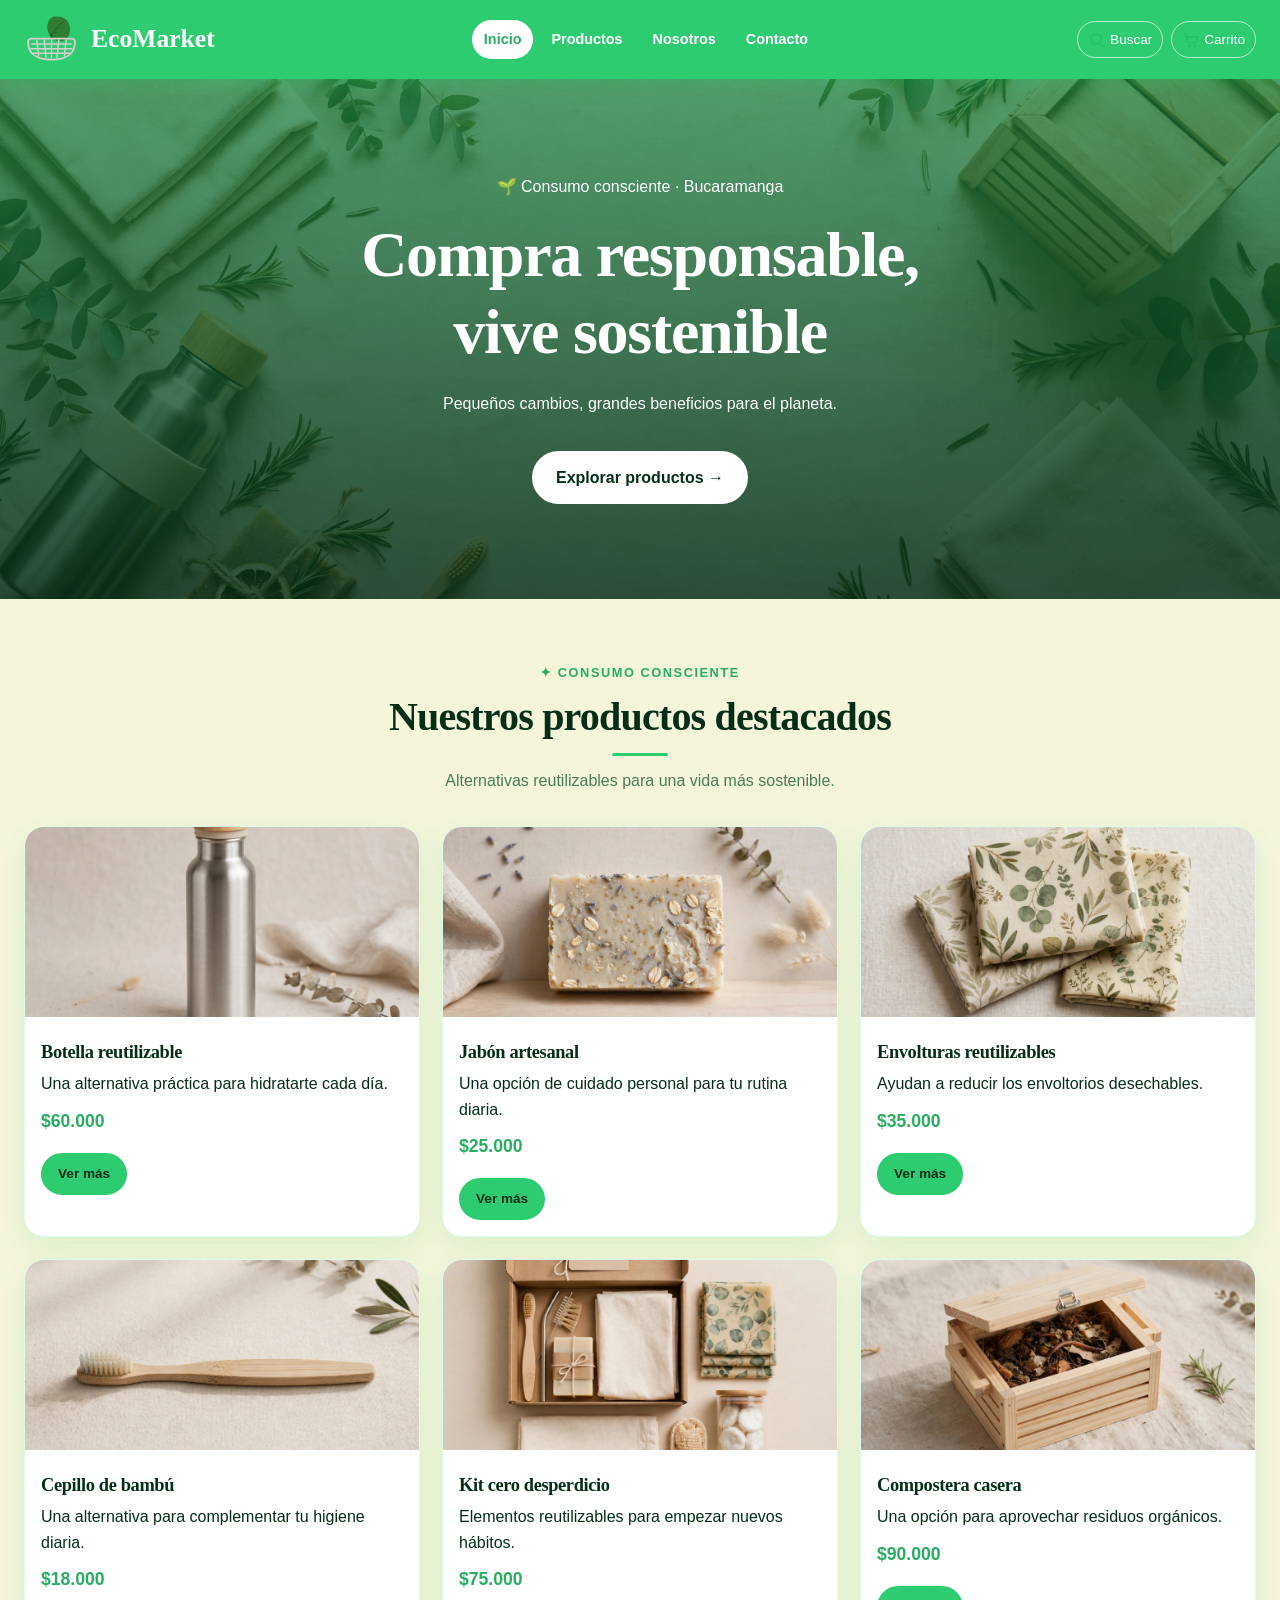
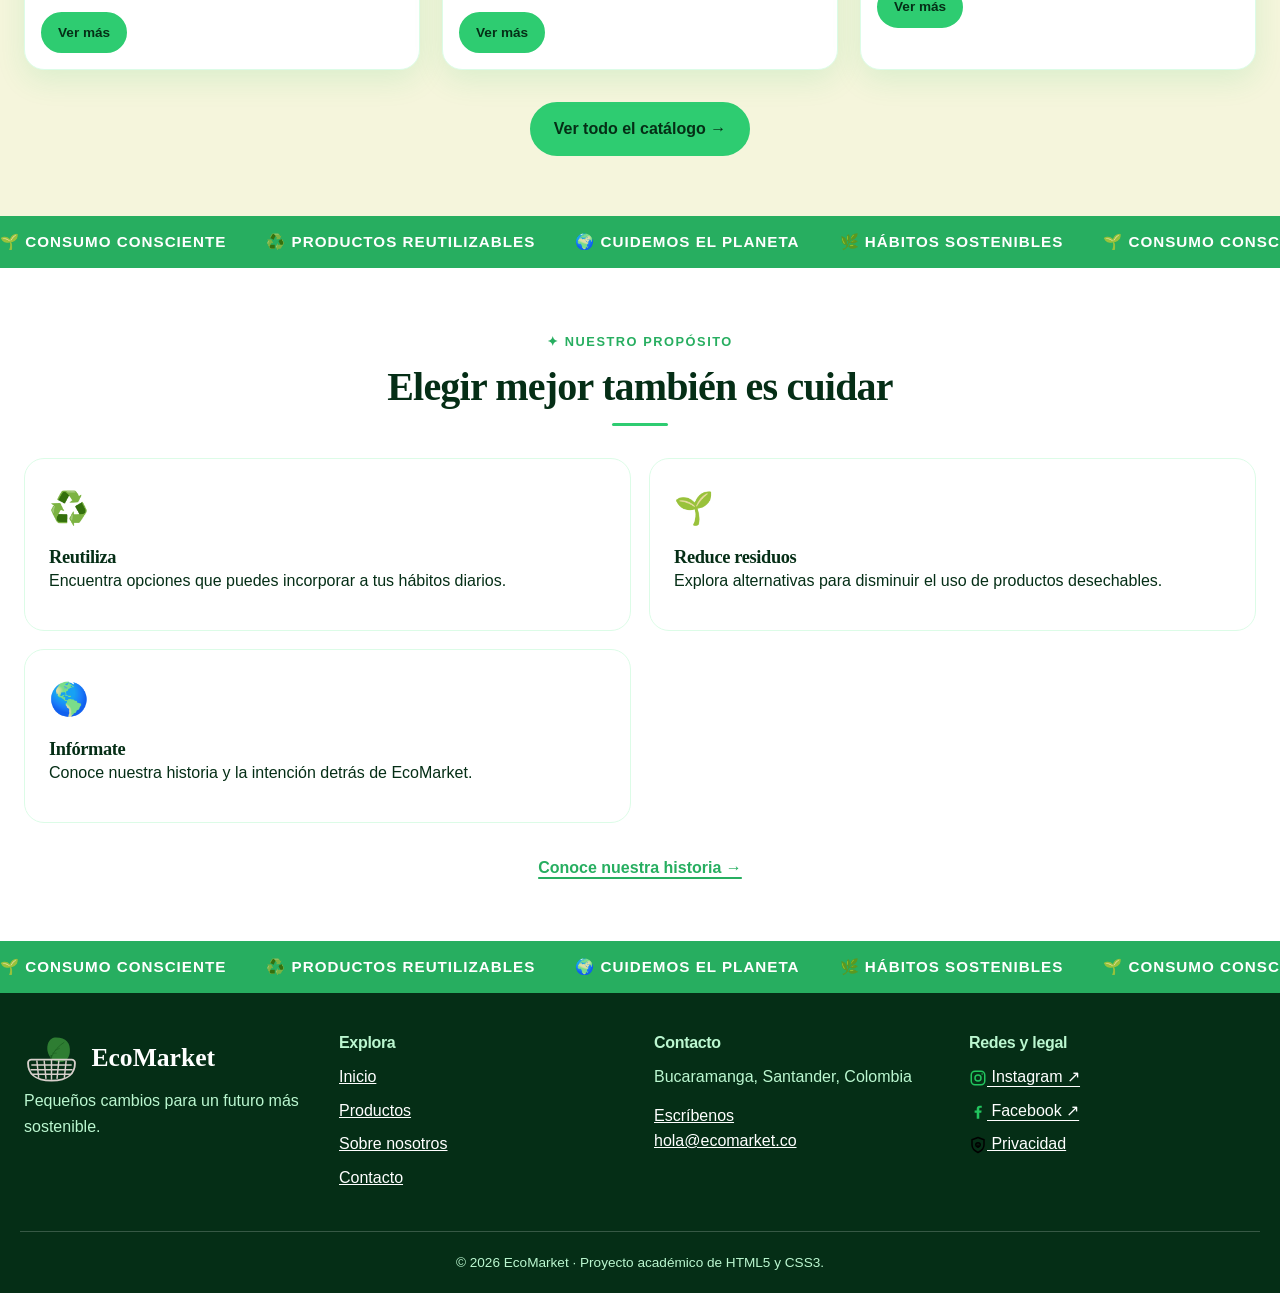
<file: index.html>
<!doctype html>
<html lang="es">

<head>
    <meta charset="utf-8">
    <meta name="viewport" content="width=device-width, initial-scale=1">
    <meta name="description"
        content="EcoMarket: descubre productos ecológicos, reutilizables y sostenibles para cuidar el planeta desde Bucaramanga.">
    <title>EcoMarket | Productos Ecológicos y Sostenibles</title>
    <link rel="icon" type="image/png" href="img/logo/logo.png">
    <link rel="stylesheet" href="css/main.css">
    <link rel="stylesheet" href="css/layout.css">
    <link rel="stylesheet" href="css/components.css">
    <link rel="stylesheet" href="css/animations.css">
</head>

<body>

    <!-- ESTUDIO: Header semántico con navegación y accesos visuales -->
    <header class="header">
        <div class="container header-row">
            <a class="logo" href="index.html" aria-label="EcoMarket, página de inicio"><img class="logo-image"
                    src="img/icons/logo-ecomarket.svg" alt="Logotipo de EcoMarket">
                <span>EcoMarket</span></a>

            <nav class="nav" aria-label="Navegación principal">
                <ul>
                    <li><a class="active" href="index.html" aria-current="page">Inicio</a></li>
                    <li><a href="views/productos.html">Productos</a></li>
                    <li><a href="views/sobre-nosotros.html">Nosotros</a></li>
                    <li><a href="views/contacto.html">Contacto</a></li>
                </ul>
            </nav>

            <!-- ESTUDIO: Accesos visuales sin JavaScript -->
            <div class="header-actions">
                <a class="header-action" href="views/productos.html#buscador" aria-label="Buscar productos"><img
                        class="header-icon" src="img/icons/icono-busqueda.svg" alt=""> Buscar</a>
                <a class="header-action" href="views/productos.html#catalogo"
                    aria-label="Consultar catálogo y carrito"><img class="header-icon" src="img/icons/icono-carrito.svg"
                        alt=""> Carrito</a>
            </div>
        </div>
    </header>

    <main>
        <!-- ESTUDIO: Hero con imagen de fondo y degradado oscuro -->
        <section class="hero" id="inicio">
            <div class="hero-content">
                <span class="hero-badge">🌱 Consumo consciente · Bucaramanga</span>
                <h1>Compra responsable,<br>vive sostenible</h1>
                <p>Pequeños cambios, grandes beneficios para el planeta.</p>
                <a href="views/productos.html" class="btn hero-button">Explorar productos →</a>
            </div>
        </section>

        <!-- ESTUDIO: Seis productos destacados organizados con CSS Grid -->
        <section class="featured section-space" id="destacados">
            <div class="container">
                <div class="section-heading">
                    <span class="eyebrow">Consumo consciente</span>
                    <h2>Nuestros productos destacados</h2>
                    <p>Alternativas reutilizables para una vida más sostenible.</p>
                </div>

                <div class="featured-grid">
                    <article class="product-card">
                        <img src="img/products/botella-reutilizable.jpg"
                            alt="Botella reutilizable para reducir el consumo de plástico" loading="lazy">
                        <div class="product-info">
                            <h3>Botella reutilizable</h3>
                            <p>Una alternativa práctica para hidratarte cada día.</p>
                            <p class="price">$60.000</p>
                            <a class="btn btn-small" href="views/productos.html#botella">Ver más</a>
                        </div>
                    </article>

                    <article class="product-card">
                        <img src="img/products/jabon-artesanal.jpg" alt="Jabón artesanal para el cuidado personal"
                            loading="lazy">
                        <div class="product-info">
                            <h3>Jabón artesanal</h3>
                            <p>Una opción de cuidado personal para tu rutina diaria.</p>
                            <p class="price">$25.000</p>
                            <a class="btn btn-small" href="views/productos.html#jabon">Ver más</a>
                        </div>
                    </article>

                    <article class="product-card">
                        <img src="img/products/envolturas-reutilizables.jpg"
                            alt="Envolturas reutilizables para conservar alimentos" loading="lazy">
                        <div class="product-info">
                            <h3>Envolturas reutilizables</h3>
                            <p>Ayudan a reducir los envoltorios desechables.</p>
                            <p class="price">$35.000</p>
                            <a class="btn btn-small" href="views/productos.html#envolturas">Ver más</a>
                        </div>
                    </article>

                    <article class="product-card">

                        <img src="img/products/cepillo-bambu.jpg" alt="Cepillo de bambú para higiene personal"
                            loading="lazy">
                        <div class="product-info">
                            <h3>Cepillo de bambú</h3>
                            <p>Una alternativa para complementar tu higiene diaria.</p>
                            <p class="price">$18.000</p>
                            <a class="btn btn-small" href="views/productos.html#cepillo">Ver más</a>
                        </div>
                    </article>

                    <article class="product-card">

                        <img src="img/products/kit-cero-desperdicio.jpg"
                            alt="Kit de productos reutilizables para reducir residuos" loading="lazy">
                        <div class="product-info">
                            <h3>Kit cero desperdicio</h3>
                            <p>Elementos reutilizables para empezar nuevos hábitos.</p>
                            <p class="price">$75.000</p>
                            <a class="btn btn-small" href="views/productos.html#kit">Ver más</a>
                        </div>
                    </article>

                    <article class="product-card">

                        <img src="img/products/compostera-casera.jpg"
                            alt="Productos y elementos relacionados con el cuidado ambiental" loading="lazy">
                        <div class="product-info">
                            <h3>Compostera casera</h3>
                            <p>Una opción para aprovechar residuos orgánicos.</p>
                            <p class="price">$90.000</p>
                            <a class="btn btn-small" href="views/productos.html#compostera">Ver más</a>
                        </div>
                    </article>
                </div>

                <div class="section-action">
                    <a href="views/productos.html" class="btn">Ver todo el catálogo →</a>
                </div>
            </div>
        </section>

        <!-- ESTUDIO: Franja animada mediante CSS, sin JavaScript -->
        <div class="marquee" aria-label="Compromisos de EcoMarket">
            <div class="marquee-track" aria-hidden="true">
                <span>🌱 CONSUMO CONSCIENTE</span>
                <span>♻️ PRODUCTOS REUTILIZABLES</span>
                <span>🌍 CUIDEMOS EL PLANETA</span>
                <span>🌿 HÁBITOS SOSTENIBLES</span>
                <span>🌱 CONSUMO CONSCIENTE</span>
                <span>♻️ PRODUCTOS REUTILIZABLES</span>
                <span>🌍 CUIDEMOS EL PLANETA</span>
                <span>🌿 HÁBITOS SOSTENIBLES</span>
            </div>
        </div>

        <!-- ESTUDIO: Sección informativa con enlace a la historia de la marca -->
        <section class="container benefits section-space">
            <div class="section-heading">
                <span class="eyebrow">Nuestro propósito</span>
                <h2>Elegir mejor también es cuidar</h2>
            </div>

            <div class="benefit-grid">
                <article class="benefit-card">
                    <span class="benefit-icon" aria-hidden="true">♻️</span>
                    <h3>Reutiliza</h3>
                    <p>Encuentra opciones que puedes incorporar a tus hábitos diarios.</p>
                </article>

                <article class="benefit-card">
                    <span class="benefit-icon" aria-hidden="true">🌱</span>
                    <h3>Reduce residuos</h3>
                    <p>Explora alternativas para disminuir el uso de productos desechables.</p>
                </article>

                <article class="benefit-card">
                    <span class="benefit-icon" aria-hidden="true">🌎</span>
                    <h3>Infórmate</h3>
                    <p>Conoce nuestra historia y la intención detrás de EcoMarket.</p>
                </article>
            </div>

            <div class="section-action">
                <a href="views/sobre-nosotros.html" class="text-link">Conoce nuestra historia →</a>
            </div>
        </section>
    </main>


    <!-- BARRA ANIMADA DE SOSTENIBILIDAD -->
    <section class="marquee" aria-label="Mensajes de sostenibilidad">
        <div class="marquee-track" aria-hidden="true">
            <span>🌱 CONSUMO CONSCIENTE</span>
            <span>♻️ PRODUCTOS REUTILIZABLES</span>
            <span>🌍 CUIDEMOS EL PLANETA</span>
            <span>🌿 HÁBITOS SOSTENIBLES</span>

            <!-- Repetición para mantener el movimiento continuo -->
            <span>🌱 CONSUMO CONSCIENTE</span>
            <span>♻️ PRODUCTOS REUTILIZABLES</span>
            <span>🌍 CUIDEMOS EL PLANETA</span>
            <span>🌿 HÁBITOS SOSTENIBLES</span>
        </div>
    </section>

    <!-- ESTUDIO: Footer con contacto, redes sociales y enlaces legales -->
    <footer class="footer">
        <div class="container footer-grid">
            <div>
                <a class="footer-logo" href="index.html"><img class="footer-logo-image"
                        src="img/icons/logo-ecomarket.svg" alt=""> EcoMarket</a>
                <p>Pequeños cambios para un futuro más sostenible.</p>
            </div>

            <div>
                <h2>Explora</h2>
                <ul class="footer-links">
                    <li><a href="index.html">Inicio</a></li>
                    <li><a href="views/productos.html">Productos</a></li>
                    <li><a href="views/sobre-nosotros.html">Sobre nosotros</a></li>
                    <li><a href="views/contacto.html">Contacto</a></li>
                </ul>
            </div>

            <div>
                <h2>Contacto</h2>
                <p>Bucaramanga, Santander, Colombia</p>
                <a href="views/contacto.html">Escríbenos</a>
                <p><a href="mailto:hola@ecomarket.co">hola@ecomarket.co</a></p>
            </div>

            <div>
                <h2>Redes y legal</h2>
                <ul class="footer-links">
                    <li><a href="https://www.instagram.com/" target="_blank" rel="noopener noreferrer"><img
                                class="social-icon" src="img/icons/icono-instagram.svg" alt=""> Instagram ↗</a></li>
                    <li><a href="https://www.facebook.com/" target="_blank" rel="noopener noreferrer"><img
                                class="social-icon" src="img/icons/icono-facebook.svg" alt=""> Facebook ↗</a></li>
                    <a href="views/contacto.html#privacidad">
                        <img class="social-icon" src="img/icons/icono-privacidad.svg" alt="">
                        Privacidad
                    </a>
                </ul>
            </div>
        </div>
        <p class="footer-bottom">© 2026 EcoMarket · Proyecto académico de HTML5 y CSS3.</p>
    </footer>

</body>

</html>
</file>
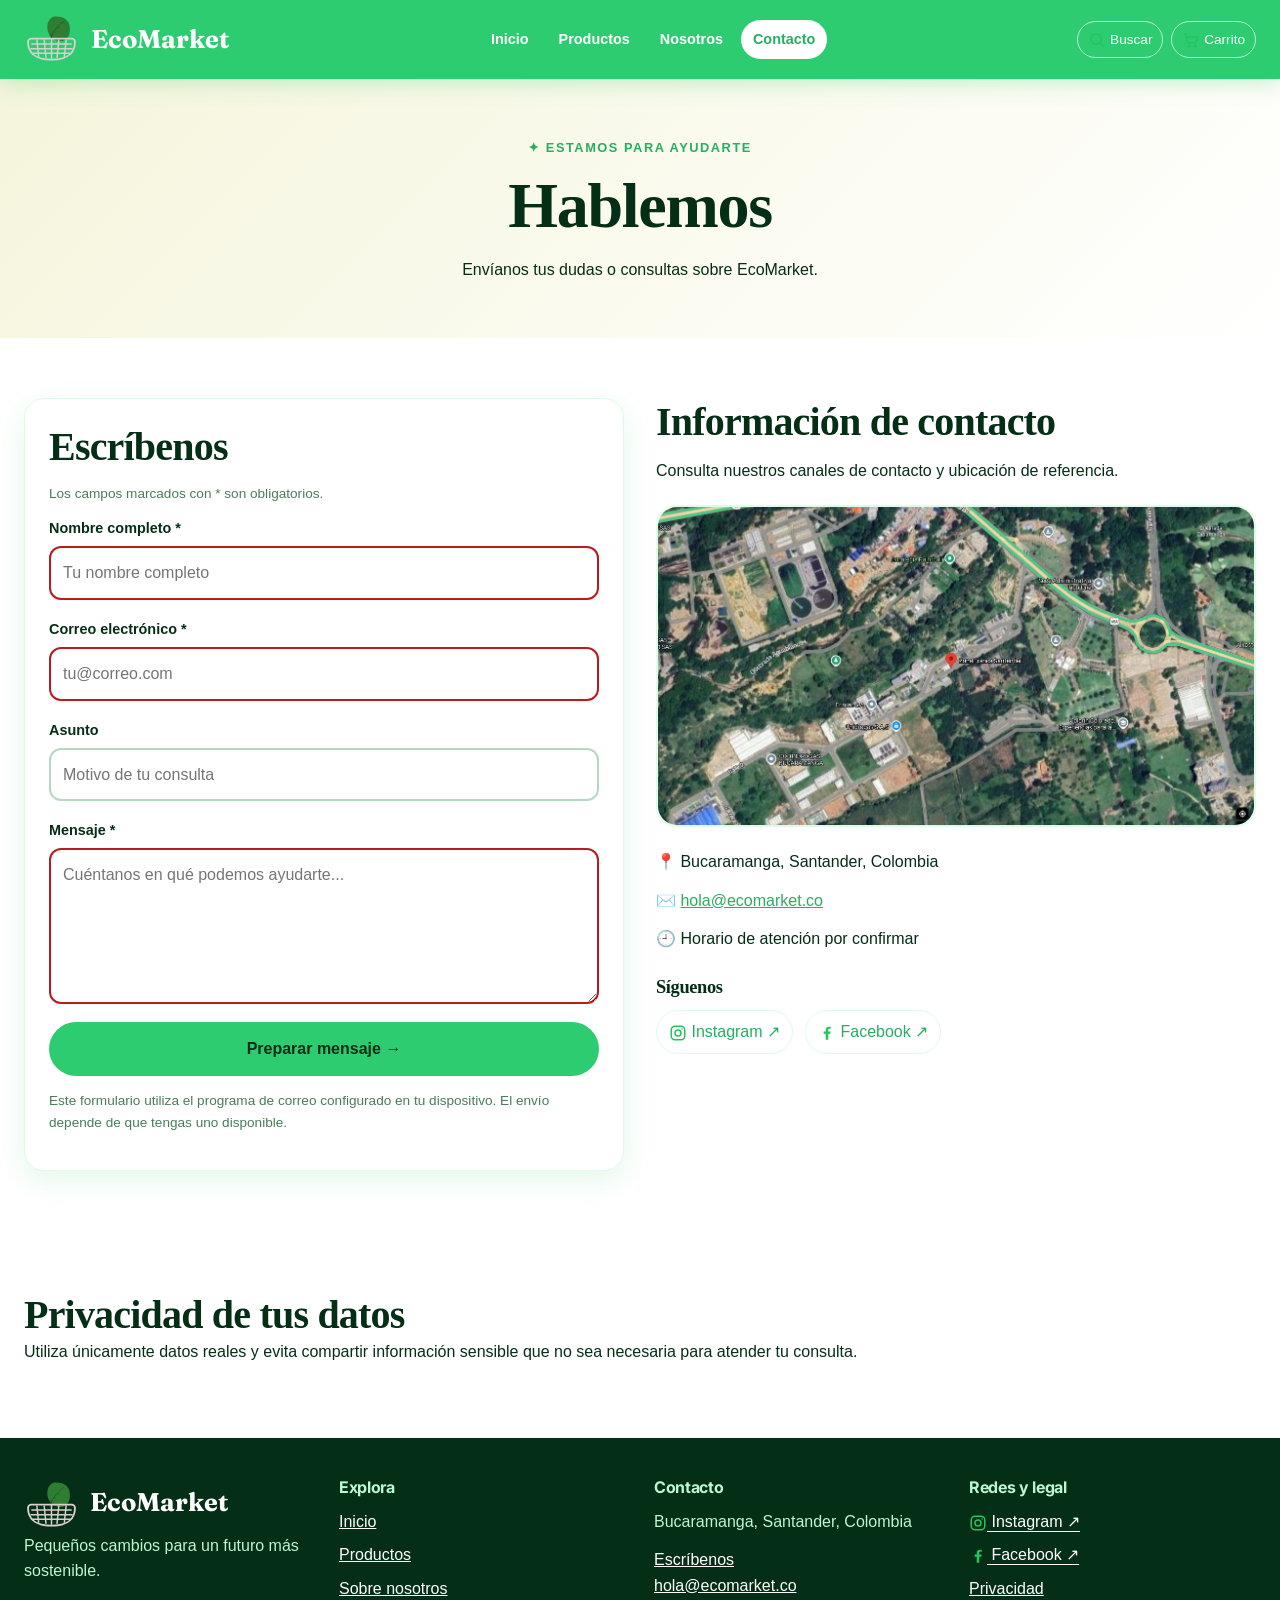
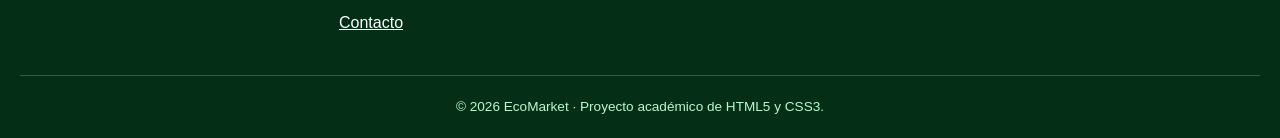
<file: views/contacto.html>
<!doctype html>
<html lang="es">

<head>
    <meta charset="utf-8">
    <meta name="viewport" content="width=device-width, initial-scale=1">
    <meta name="description"
        content="Ponte en contacto con EcoMarket para consultar nuestros productos ecológicos y sostenibles.">
    <title>Contacto | EcoMarket</title>

    <!-- ESTUDIO: Fuentes externas con link -->
    <link rel="preconnect" href="https://fonts.googleapis.com">
    <link rel="preconnect" href="https://fonts.gstatic.com" crossorigin>
    <link href="https://fonts.googleapis.com/css2?family=Fraunces:wght@700&family=Inter:wght@400;600;700&display=swap"
        rel="stylesheet">
    <link rel="icon" type="image/png" href="../img/logo/logo.png">
    <link rel="stylesheet" href="../css/main.css">
    <link rel="stylesheet" href="../css/layout.css">
    <link rel="stylesheet" href="../css/components.css">
    <link rel="stylesheet" href="../css/animations.css">
</head>

<body>

    <header class="header">
        <div class="container header-row">
            <a class="logo" href="../index.html" aria-label="EcoMarket, inicio"><img class="logo-image"
                    src="../img/icons/logo-ecomarket.svg" alt="Logotipo de EcoMarket">
                <span>EcoMarket</span></a>

            <nav class="nav" aria-label="Navegación principal">
                <ul>
                    <li><a href="../index.html">Inicio</a></li>
                    <li><a href="productos.html">Productos</a></li>
                    <li><a href="sobre-nosotros.html">Nosotros</a></li>
                    <li><a class="active" href="contacto.html" aria-current="page">Contacto</a></li>
                </ul>
            </nav>
            <div class="header-actions">
                <a class="header-action" href="productos.html#buscador" aria-label="Buscar productos"><img
                        class="header-icon" src="../img/icons/icono-busqueda.svg" alt=""> Buscar</a>
                <a class="header-action" href="productos.html#catalogo" aria-label="Consultar catálogo y carrito"><img
                        class="header-icon" src="../img/icons/icono-carrito.svg" alt=""> Carrito</a>
            </div>
        </div>
    </header>

    <main>
        <!-- ESTUDIO: Presentación de la página de contacto -->
        <section class="page-banner">
            <div class="container">
                <span class="eyebrow">Estamos para ayudarte</span>
                <h1>Hablemos</h1>
                <p>Envíanos tus dudas o consultas sobre EcoMarket.</p>
            </div>
        </section>

        <section class="container contact-layout section-space">
            <!-- ESTUDIO: Formulario accesible con validación HTML y CSS -->
            <form class="contact-form" action="mailto:hola@ecomarket.co" method="post" enctype="text/plain">
                <h2>Escríbenos</h2>
                <p class="form-intro">Los campos marcados con * son obligatorios.</p>

                <div class="field">
                    <label for="nombre">Nombre completo *</label>
                    <input type="text" id="nombre" name="nombre" placeholder="Tu nombre completo" autocomplete="name"
                        required minlength="2">
                    <span class="error">Escribe tu nombre para continuar.</span>
                </div>

                <div class="field">
                    <label for="correo">Correo electrónico *</label>
                    <input type="email" id="correo" name="correo" placeholder="tu@correo.com" autocomplete="email"
                        required>
                    <span class="error">Ingresa una dirección de correo válida.</span>
                </div>

                <div class="field">
                    <label for="asunto">Asunto</label>
                    <input type="text" id="asunto" name="asunto" placeholder="Motivo de tu consulta">
                </div>

                <div class="field">
                    <label for="mensaje">Mensaje *</label>
                    <textarea id="mensaje" name="mensaje" placeholder="Cuéntanos en qué podemos ayudarte..." rows="5"
                        required minlength="10"></textarea>
                    <span class="error">Escribe un mensaje de al menos 10 caracteres.</span>
                </div>

                <button type="submit" class="btn form-button">Preparar mensaje →</button>

                <p class="form-note">Este formulario utiliza el programa de correo configurado en tu dispositivo. El
                    envío depende de que tengas uno disponible.</p>
            </form>

            <!-- ESTUDIO: Datos de contacto y mapa ilustrativo -->
            <aside class="contact-information">
                <h2>Información de contacto</h2>
                <p>Consulta nuestros canales de contacto y ubicación de referencia.</p>



                <!-- Mapa de ubicación -->
                <div class="contact-map">
                    <img src="../img/maps/mapa-bucaramanga.jpg" alt="Mapa de ubicación de Bucaramanga" loading="lazy">
                </div>



                <address class="contact-details">
                    <p><span aria-hidden="true">📍</span> Bucaramanga, Santander, Colombia</p>
                    <p><span aria-hidden="true">✉️</span> <a href="mailto:hola@ecomarket.co">hola@ecomarket.co</a></p>
                    <p><span aria-hidden="true">🕘</span> Horario de atención por confirmar</p>
                </address>

                <div class="social-links">
                    <h3>Síguenos</h3>
                    <a href="https://www.instagram.com/" target="_blank" rel="noopener noreferrer"
                        aria-label="Instagram de ejemplo"><img class="social-icon"
                            src="../img/icons/icono-instagram.svg" alt=""> Instagram ↗</a>
                    <a href="https://www.facebook.com/" target="_blank" rel="noopener noreferrer"
                        aria-label="Facebook de ejemplo"><img class="social-icon" src="../img/icons/icono-facebook.svg"
                            alt=""> Facebook ↗</a>
                </div>
            </aside>
        </section>

        <!-- ESTUDIO: Sección de privacidad para el enlace del pie de página -->
        <section class="container privacy-note section-space" id="privacidad">
            <h2>Privacidad de tus datos</h2>
            <p>Utiliza únicamente datos reales y evita compartir información sensible que no sea necesaria para atender
                tu consulta.</p>
        </section>
    </main>

    <footer class="footer">
        <div class="container footer-grid">
            <div>
                <a class="footer-logo" href="../index.html"><img class="footer-logo-image"
                        src="../img/icons/logo-ecomarket.svg" alt=""> EcoMarket</a>
                <p>Pequeños cambios para un futuro más sostenible.</p>
            </div>

            <div>
                <h2>Explora</h2>
                <ul class="footer-links">
                    <li><a href="../index.html">Inicio</a></li>
                    <li><a href="productos.html">Productos</a></li>
                    <li><a href="sobre-nosotros.html">Sobre nosotros</a></li>
                    <li><a href="contacto.html">Contacto</a></li>
                </ul>
            </div>

            <div>
                <h2>Contacto</h2>
                <p>Bucaramanga, Santander, Colombia</p>
                <a href="contacto.html">Escríbenos</a>
                <p><a href="mailto:hola@ecomarket.co">hola@ecomarket.co</a></p>
            </div>

            <div>
                <h2>Redes y legal</h2>
                <ul class="footer-links">
                    <li><a href="https://www.instagram.com/" target="_blank" rel="noopener noreferrer"><img
                                class="social-icon" src="../img/icons/icono-instagram.svg" alt=""> Instagram ↗</a></li>
                    <li><a href="https://www.facebook.com/" target="_blank" rel="noopener noreferrer"><img
                                class="social-icon" src="../img/icons/icono-facebook.svg" alt=""> Facebook ↗</a></li>
                    <li><a href="contacto.html#privacidad">Privacidad</a></li>
                </ul>
            </div>
        </div>
        <p class="footer-bottom">© 2026 EcoMarket · Proyecto académico de HTML5 y CSS3.</p>
    </footer>

</body>

</html>
</file>
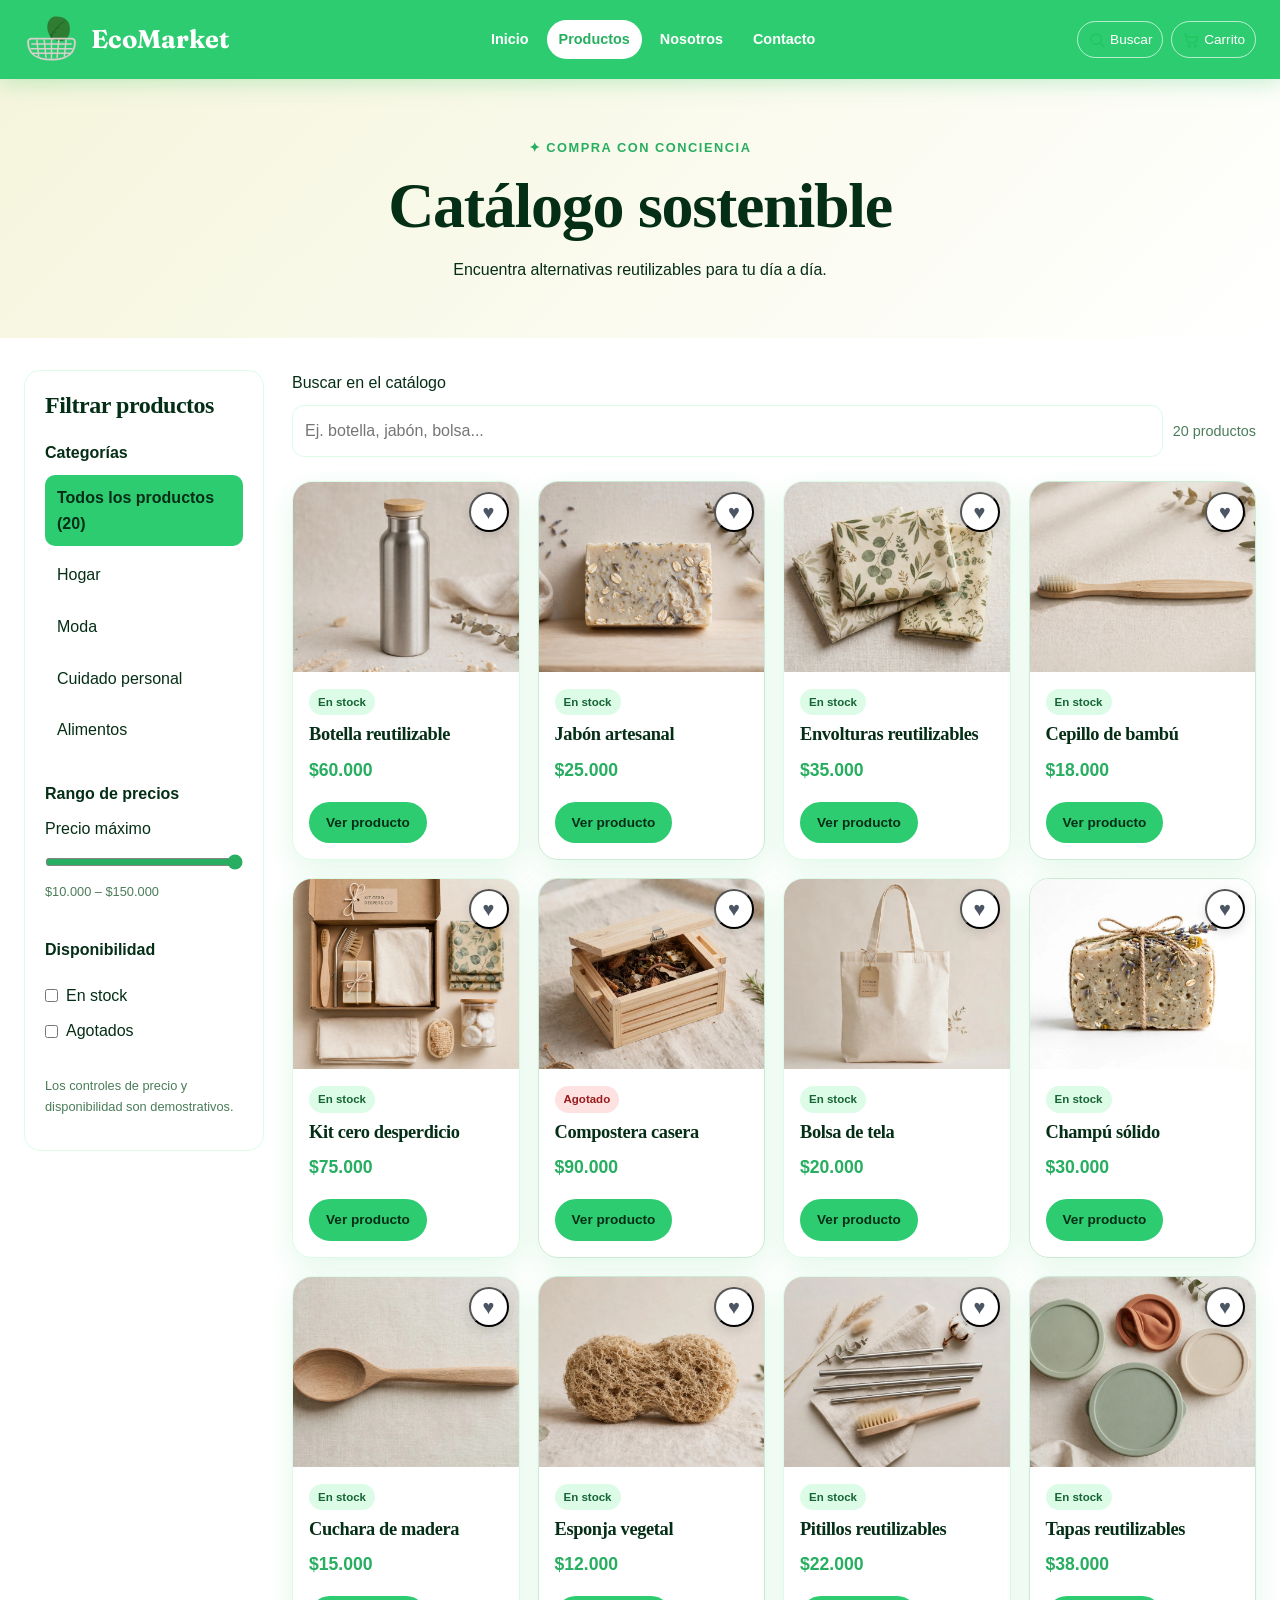
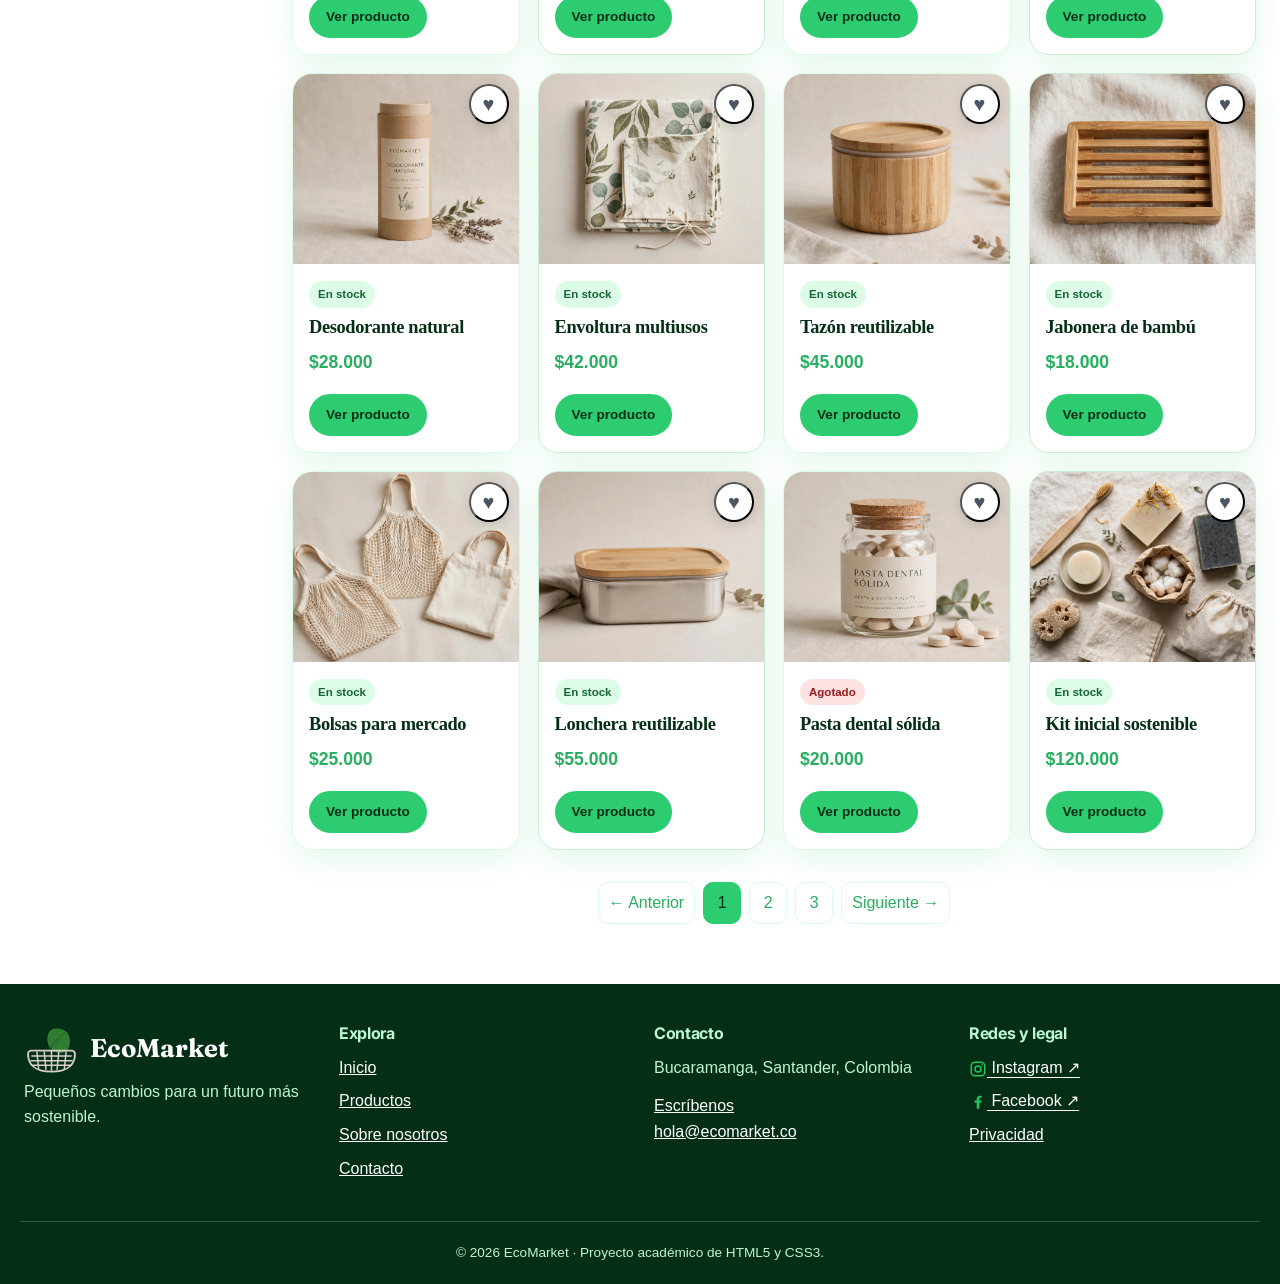
<file: views/productos.html>
<!doctype html>
<html lang="es">

<head>
    <meta charset="utf-8">
    <meta name="viewport" content="width=device-width, initial-scale=1">
    <meta name="description"
        content="Explora el catálogo EcoMarket: productos reutilizables, ecológicos y alternativas para un consumo más sostenible.">
    <title>Productos | EcoMarket</title>

    <link href="https://fonts.googleapis.com/css2?family=Fraunces:wght@700&family=Inter:wght@400;600;700&display=swap"
        rel="stylesheet">
    <link rel="icon" type="image/png" href="../img/logo/logo.png">
    <!-- ESTUDIO: Cuatro archivos CSS compartidos -->
    <link rel="stylesheet" href="../css/main.css">
    <link rel="stylesheet" href="../css/layout.css">
    <link rel="stylesheet" href="../css/components.css">
    <link rel="stylesheet" href="../css/animations.css">
</head>

<body>

    <header class="header">
        <div class="container header-row">
            <a class="logo" href="../index.html" aria-label="EcoMarket, inicio"><img class="logo-image"
                    src="../img/icons/logo-ecomarket.svg" alt="Logotipo de EcoMarket">
                <span>EcoMarket</span></a>

            <nav class="nav" aria-label="Navegación principal">
                <ul>
                    <li><a href="../index.html">Inicio</a></li>
                    <li><a class="active" href="productos.html" aria-current="page">Productos</a></li>
                    <li><a href="sobre-nosotros.html">Nosotros</a></li>
                    <li><a href="contacto.html">Contacto</a></li>
                </ul>
            </nav>

            <div class="header-actions">
                <a class="header-action" href="productos.html#buscador" aria-label="Buscar productos"><img
                        class="header-icon" src="../img/icons/icono-busqueda.svg" alt=""> Buscar</a>
                <a class="header-action" href="productos.html#catalogo" aria-label="Consultar catálogo y carrito"><img
                        class="header-icon" src="../img/icons/icono-carrito.svg" alt=""> Carrito</a>
            </div>
        </div>
    </header>

    <main>
        <!-- ESTUDIO: Introducción del catálogo -->
        <section class="page-banner">
            <div class="container">
                <span class="eyebrow">Compra con conciencia</span>
                <h1>Catálogo sostenible</h1>
                <p>Encuentra alternativas reutilizables para tu día a día.</p>
            </div>
        </section>

        <!-- ESTUDIO: Radios que controlan filtros de categoría -->
        <input class="visually-hidden" type="radio" name="cat" id="filter-all" checked>
        <input class="visually-hidden" type="radio" name="cat" id="filter-home">
        <input class="visually-hidden" type="radio" name="cat" id="filter-fashion">
        <input class="visually-hidden" type="radio" name="cat" id="filter-care">
        <input class="visually-hidden" type="radio" name="cat" id="filter-food">

        <div class="container catalog-layout" id="catalogo">

            <!-- ESTUDIO: Barra lateral sticky con filtros -->
            <aside class="sidebar" aria-label="Filtros del catálogo">
                <h2>Filtrar productos</h2>

                <fieldset class="filter-group">
                    <legend>Categorías</legend>

                    <label class="filter-label" for="filter-all">Todos los productos (20)</label>
                    <label class="filter-label" for="filter-home">Hogar</label>
                    <label class="filter-label" for="filter-fashion">Moda</label>
                    <label class="filter-label" for="filter-care">Cuidado personal</label>
                    <label class="filter-label" for="filter-food">Alimentos</label>
                </fieldset>

                <!-- ESTUDIO: Controles visuales adicionales de precio y disponibilidad -->
                <fieldset class="filter-group">
                    <legend>Rango de precios</legend>
                    <label for="price-range">Precio máximo</label>
                    <input class="range-control" type="range" id="price-range" min="10000" max="150000" step="5000"
                        value="150000">
                    <p class="filter-note">$10.000 – $150.000</p>
                </fieldset>

                <fieldset class="filter-group">
                    <legend>Disponibilidad</legend>
                    <label class="check-label">
                        <input type="checkbox" name="availability" value="available">
                        En stock
                    </label>
                    <label class="check-label">
                        <input type="checkbox" name="availability" value="unavailable">
                        Agotados
                    </label>
                </fieldset>

                <p class="filter-note">Los controles de precio y disponibilidad son demostrativos.</p>
            </aside>

            <section class="catalog-content" aria-label="Productos disponibles">
                <!-- ESTUDIO: Buscador visual -->
                <div class="catalog-toolbar" id="buscador">
                    <label for="product-search">Buscar en el catálogo</label>
                    <input id="product-search" type="search" placeholder="Ej. botella, jabón, bolsa..."
                        autocomplete="off">
                    <span class="catalog-count">20 productos</span>
                </div>

                <!-- ESTUDIO: Grid de 20 tarjetas con data-cat para filtros CSS -->
                <div class="products-grid">

                    <article class="product-card" id="botella" data-cat="home">
                        <button class="fav-btn" type="button" aria-label="Marcar botella como favorita">
                            ♥
                        </button>
                        <img src="../img/products/botella-reutilizable.jpg" alt="Botella reutilizable" loading="lazy">
                        <div class="product-info">
                            <span class="stock stock--available">En stock</span>
                            <h3>Botella reutilizable</h3>
                            <p class="price">$60.000</p>
                            <a class="btn btn-small" href="#botella">Ver producto</a>
                        </div>
                    </article>

                    <article class="product-card" id="jabon" data-cat="care">
                        <button class="fav-btn" type="button" aria-label="Marcar botella como favorita">
                            ♥
                        </button>
                        <img src="../img/products/jabon-artesanal.jpg" alt="Jabón artesanal" loading="lazy">
                        <div class="product-info">
                            <span class="stock stock--available">En stock</span>
                            <h3>Jabón artesanal</h3>
                            <p class="price">$25.000</p>
                            <a class="btn btn-small" href="#jabon">Ver producto</a>
                        </div>
                    </article>

                    <article class="product-card" id="envolturas" data-cat="food">
                        <button class="fav-btn" type="button" aria-label="Marcar botella como favorita">
                            ♥
                        </button>
                        <img src="../img/products/envolturas-reutilizables.jpg"
                            alt="Envolturas reutilizables para alimentos" loading="lazy">
                        <div class="product-info">
                            <span class="stock stock--available">En stock</span>
                            <h3>Envolturas reutilizables</h3>
                            <p class="price">$35.000</p>
                            <a class="btn btn-small" href="#envolturas">Ver producto</a>
                        </div>
                    </article>

                    <article class="product-card" id="cepillo" data-cat="care">
                        <button class="fav-btn" type="button" aria-label="Marcar botella como favorita">
                            ♥
                        </button>
                        <img src="../img/products/cepillo-bambu.jpg" alt="Cepillo de bambú" loading="lazy">
                        <div class="product-info">
                            <span class="stock stock--available">En stock</span>
                            <h3>Cepillo de bambú</h3>
                            <p class="price">$18.000</p>
                            <a class="btn btn-small" href="#cepillo">Ver producto</a>
                        </div>
                    </article>

                    <article class="product-card" id="kit" data-cat="home">
                        <button class="fav-btn" type="button" aria-label="Marcar botella como favorita">
                            ♥
                        </button>
                        <img src="../img/products/kit-cero-desperdicio.jpg" alt="Kit reutilizable" loading="lazy">
                        <div class="product-info">
                            <span class="stock stock--available">En stock</span>
                            <h3>Kit cero desperdicio</h3>
                            <p class="price">$75.000</p>
                            <a class="btn btn-small" href="#kit">Ver producto</a>
                        </div>
                    </article>

                    <article class="product-card" id="compostera" data-cat="home">
                        <button class="fav-btn" type="button" aria-label="Marcar botella como favorita">
                            ♥
                        </button>
                        <img src="../img/products/compostera-casera.jpg" alt="Elementos para compostaje doméstico"
                            loading="lazy">
                        <div class="product-info">
                            <span class="stock stock--unavailable">Agotado</span>
                            <h3>Compostera casera</h3>
                            <p class="price">$90.000</p>
                            <a class="btn btn-small" href="#compostera">Ver producto</a>
                        </div>
                    </article>

                    <article class="product-card" data-cat="fashion">
                        <button class="fav-btn" type="button" aria-label="Marcar botella como favorita">
                            ♥
                        </button>
                        <img src="../img/products/bolsa-tela.jpg" alt="Bolsa de tela reutilizable" loading="lazy">
                        <div class="product-info">
                            <span class="stock stock--available">En stock</span>
                            <h3>Bolsa de tela</h3>
                            <p class="price">$20.000</p>
                            <a class="btn btn-small" href="#catalogo">Ver producto</a>
                        </div>
                    </article>

                    <article class="product-card" data-cat="care">
                        <button class="fav-btn" type="button" aria-label="Marcar botella como favorita">
                            ♥
                        </button>
                        <img src="../img/products/champu-solido.jpg" alt="Champú sólido" loading="lazy">
                        <div class="product-info">
                            <span class="stock stock--available">En stock</span>
                            <h3>Champú sólido</h3>
                            <p class="price">$30.000</p>
                            <a class="btn btn-small" href="#catalogo">Ver producto</a>
                        </div>
                    </article>

                    <article class="product-card" data-cat="home">
                        <button class="fav-btn" type="button" aria-label="Marcar botella como favorita">
                            ♥
                        </button>
                        <img src="../img/products/cuchara-madera.jpg" alt="Cuchara de madera" loading="lazy">
                        <div class="product-info">
                            <span class="stock stock--available">En stock</span>
                            <h3>Cuchara de madera</h3>
                            <p class="price">$15.000</p>
                            <a class="btn btn-small" href="#catalogo">Ver producto</a>
                        </div>
                    </article>

                    <article class="product-card" data-cat="care">
                        <button class="fav-btn" type="button" aria-label="Marcar botella como favorita">
                            ♥
                        </button>
                        <img src="../img/products/esponja-vegetal.jpg" alt="Esponja vegetal" loading="lazy">
                        <div class="product-info">
                            <span class="stock stock--available">En stock</span>
                            <h3>Esponja vegetal</h3>
                            <p class="price">$12.000</p>
                            <a class="btn btn-small" href="#catalogo">Ver producto</a>
                        </div>
                    </article>

                    <article class="product-card" data-cat="home">
                        <button class="fav-btn" type="button" aria-label="Marcar botella como favorita">
                            ♥
                        </button>
                        <img src="../img/products/pitillos-reutilizables.jpg" alt="Accesorios reutilizables"
                            loading="lazy">
                        <div class="product-info">
                            <span class="stock stock--available">En stock</span>
                            <h3>Pitillos reutilizables</h3>
                            <p class="price">$22.000</p>
                            <a class="btn btn-small" href="#catalogo">Ver producto</a>
                        </div>
                    </article>

                    <article class="product-card" data-cat="food">
                        <button class="fav-btn" type="button" aria-label="Marcar botella como favorita">
                            ♥
                        </button>
                        <img src="../img/products/tapas-reutilizables.jpg" alt="Accesorios para conservar alimentos"
                            loading="lazy">
                        <div class="product-info">
                            <span class="stock stock--available">En stock</span>
                            <h3>Tapas reutilizables</h3>
                            <p class="price">$38.000</p>
                            <a class="btn btn-small" href="#catalogo">Ver producto</a>
                        </div>
                    </article>

                    <article class="product-card" data-cat="care">
                        <button class="fav-btn" type="button" aria-label="Marcar botella como favorita">
                            ♥
                        </button>
                        <img src="../img/products/desodorante-natural.jpg" alt="Producto de cuidado personal"
                            loading="lazy">
                        <div class="product-info">
                            <span class="stock stock--available">En stock</span>
                            <h3>Desodorante natural</h3>
                            <p class="price">$28.000</p>
                            <a class="btn btn-small" href="#catalogo">Ver producto</a>
                        </div>
                    </article>

                    <article class="product-card" data-cat="food">
                        <button class="fav-btn" type="button" aria-label="Marcar botella como favorita">
                            ♥
                        </button>
                        <img src="../img/products/envoltura-multiusos.jpg" alt="Envoltura reutilizable para alimentos"
                            loading="lazy">
                        <div class="product-info">
                            <span class="stock stock--available">En stock</span>
                            <h3>Envoltura multiusos</h3>
                            <p class="price">$42.000</p>
                            <a class="btn btn-small" href="#catalogo">Ver producto</a>
                        </div>
                    </article>

                    <article class="product-card" data-cat="food">
                        <button class="fav-btn" type="button" aria-label="Marcar botella como favorita">
                            ♥
                        </button>
                        <img src="../img/products/tazon-reutilizable.jpg" alt="Tazón reutilizable" loading="lazy">
                        <div class="product-info">
                            <span class="stock stock--available">En stock</span>
                            <h3>Tazón reutilizable</h3>
                            <p class="price">$45.000</p>
                            <a class="btn btn-small" href="#catalogo">Ver producto</a>
                        </div>
                    </article>

                    <article class="product-card" data-cat="home">
                        <button class="fav-btn" type="button" aria-label="Marcar botella como favorita">
                            ♥
                        </button>
                        <img src="../img/products/jabonera-bambu.jpg" alt="Jabonera reutilizable" loading="lazy">
                        <div class="product-info">
                            <span class="stock stock--available">En stock</span>
                            <h3>Jabonera de bambú</h3>
                            <p class="price">$18.000</p>
                            <a class="btn btn-small" href="#catalogo">Ver producto</a>
                        </div>
                    </article>

                    <article class="product-card" data-cat="fashion">
                        <button class="fav-btn" type="button" aria-label="Marcar botella como favorita">
                            ♥
                        </button>
                        <img src="../img/products/bolsas-mercado.jpg" alt="Bolsas reutilizables para compras"
                            loading="lazy">
                        <div class="product-info">
                            <span class="stock stock--available">En stock</span>
                            <h3>Bolsas para mercado</h3>
                            <p class="price">$25.000</p>
                            <a class="btn btn-small" href="#catalogo">Ver producto</a>
                        </div>
                    </article>

                    <article class="product-card" data-cat="food">
                        <button class="fav-btn" type="button" aria-label="Marcar botella como favorita">
                            ♥
                        </button>
                        <img src="../img/products/lonchera-reutilizable.jpg" alt="Accesorios para llevar alimentos"
                            loading="lazy">
                        <div class="product-info">
                            <span class="stock stock--available">En stock</span>
                            <h3>Lonchera reutilizable</h3>
                            <p class="price">$55.000</p>
                            <a class="btn btn-small" href="#catalogo">Ver producto</a>
                        </div>
                    </article>

                    <article class="product-card" data-cat="care">
                        <button class="fav-btn" type="button" aria-label="Marcar botella como favorita">
                            ♥
                        </button>
                        <img src="../img/products/pasta-dental-solida.jpg" alt="Producto de higiene bucal"
                            loading="lazy">
                        <div class="product-info">
                            <span class="stock stock--unavailable">Agotado</span>
                            <h3>Pasta dental sólida</h3>
                            <p class="price">$20.000</p>
                            <a class="btn btn-small" href="#catalogo">Ver producto</a>
                        </div>
                    </article>

                    <article class="product-card" data-cat="fashion">
                        <button class="fav-btn" type="button" aria-label="Marcar botella como favorita">
                            ♥
                        </button>
                        <img src="../img/products/kit-higiene-ecologica.jpg" alt="Kit de productos reutilizables"
                            loading="lazy">
                        <div class="product-info">
                            <span class="stock stock--available">En stock</span>
                            <h3>Kit inicial sostenible</h3>
                            <p class="price">$120.000</p>
                            <a class="btn btn-small" href="#catalogo">Ver producto</a>
                        </div>
                    </article>

                </div>

                <!-- ESTUDIO: Paginación visual -->
                <nav class="pagination" aria-label="Paginación del catálogo">
                    <a href="#catalogo" aria-label="Página anterior">← Anterior</a>
                    <a href="#catalogo" class="page-number page-number--active" aria-current="page">1</a>
                    <a href="#catalogo" class="page-number">2</a>
                    <a href="#catalogo" class="page-number">3</a>
                    <a href="#catalogo" aria-label="Página siguiente">Siguiente →</a>
                </nav>
            </section>
        </div>
    </main>

    <footer class="footer">
        <div class="container footer-grid">
            <div>
                <a class="footer-logo" href="../index.html"><img class="footer-logo-image"
                        src="../img/icons/logo-ecomarket.svg" alt=""> EcoMarket</a>
                <p>Pequeños cambios para un futuro más sostenible.</p>
            </div>

            <div>
                <h2>Explora</h2>
                <ul class="footer-links">
                    <li><a href="../index.html">Inicio</a></li>
                    <li><a href="productos.html">Productos</a></li>
                    <li><a href="sobre-nosotros.html">Sobre nosotros</a></li>
                    <li><a href="contacto.html">Contacto</a></li>
                </ul>
            </div>

            <div>
                <h2>Contacto</h2>
                <p>Bucaramanga, Santander, Colombia</p>
                <a href="contacto.html">Escríbenos</a>
                <p><a href="mailto:hola@ecomarket.co">hola@ecomarket.co</a></p>
            </div>

            <div>
                <h2>Redes y legal</h2>
                <ul class="footer-links">
                    <li><a href="https://www.instagram.com/" target="_blank" rel="noopener noreferrer"><img
                                class="social-icon" src="../img/icons/icono-instagram.svg" alt=""> Instagram ↗</a></li>
                    <li><a href="https://www.facebook.com/" target="_blank" rel="noopener noreferrer"><img
                                class="social-icon" src="../img/icons/icono-facebook.svg" alt=""> Facebook ↗</a></li>
                    <li><a href="contacto.html#privacidad">Privacidad</a></li>
                </ul>
            </div>
        </div>
        <p class="footer-bottom">© 2026 EcoMarket · Proyecto académico de HTML5 y CSS3.</p>
    </footer>

</body>

</html>
</file>
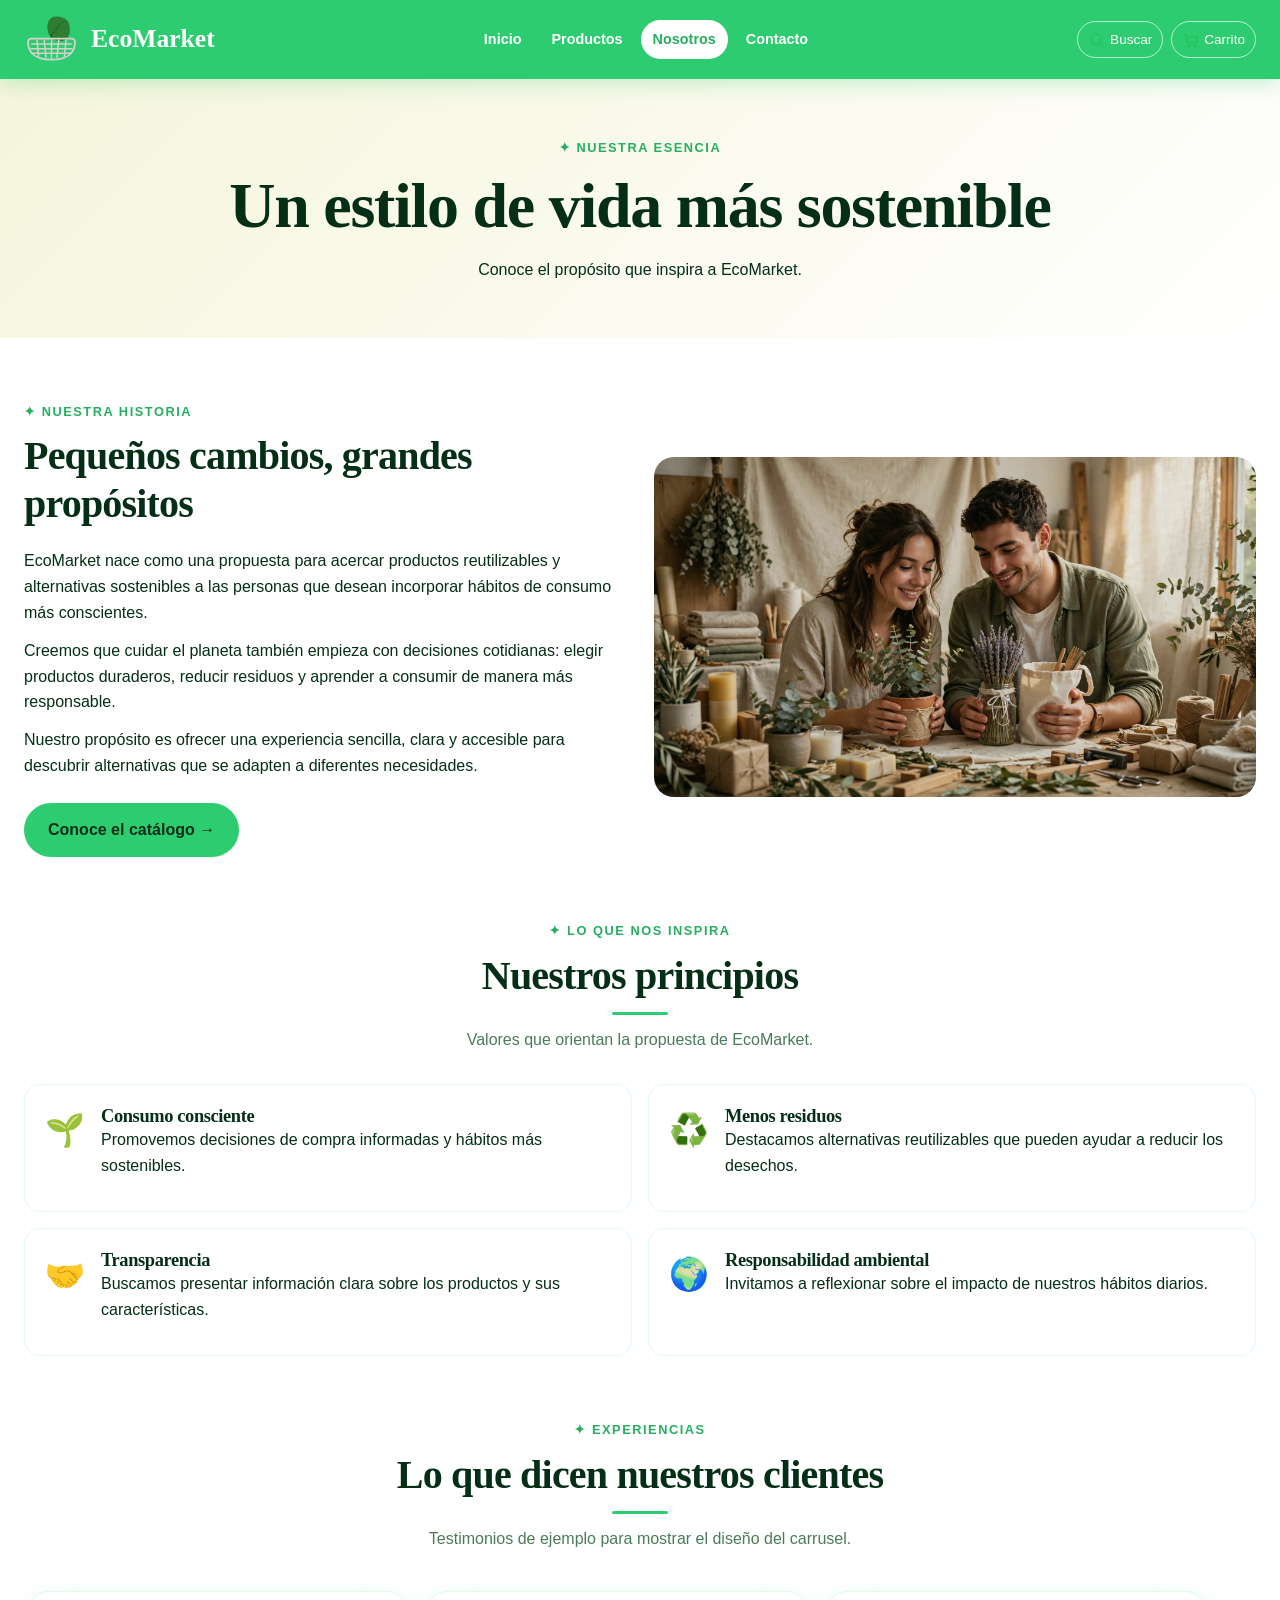
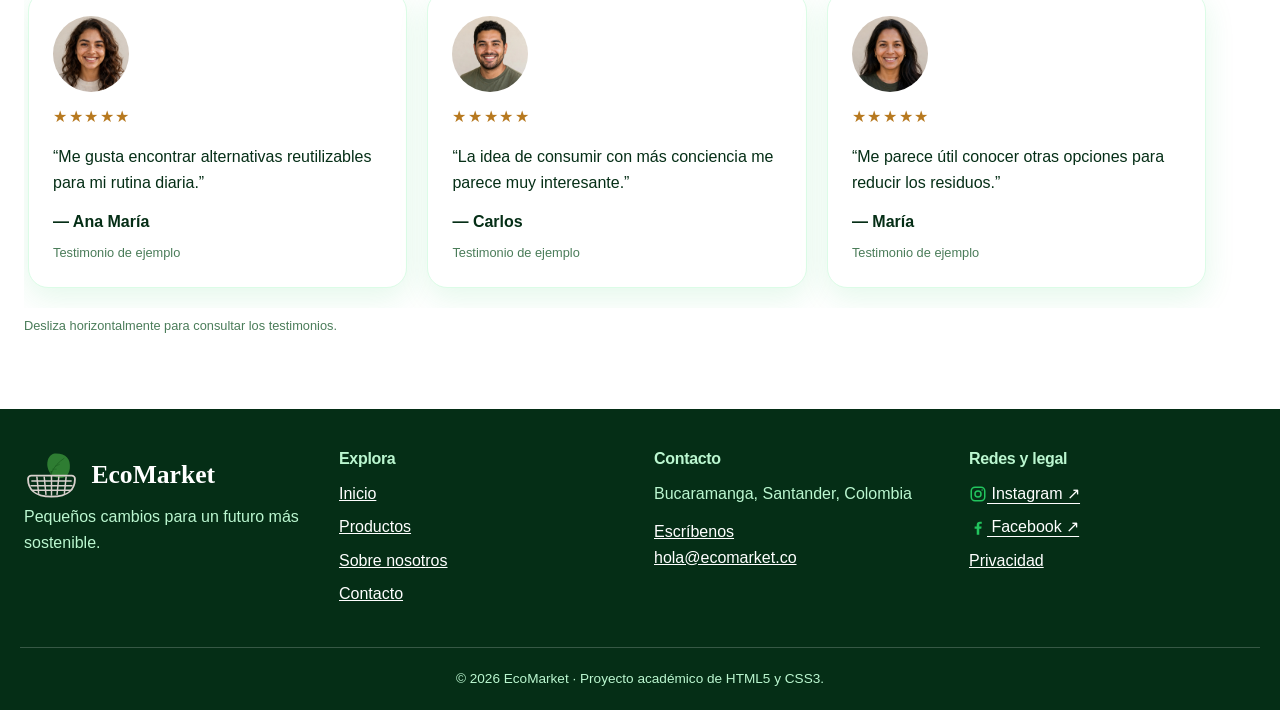
<file: views/sobre-nosotros.html>
<!doctype html>
<html lang="es">

<head>
    <meta charset="utf-8">
    <meta name="viewport" content="width=device-width, initial-scale=1">
    <meta name="description"
        content="Conoce la historia, los principios y el propósito de EcoMarket, una propuesta de consumo sostenible.">
    <title>Sobre Nosotros | EcoMarket</title>

    <link rel="icon" type="image/png" href="../img/logo/logo.png">
    <!-- ESTUDIO: Hojas de estilo compartidas -->
    <link rel="stylesheet" href="../css/main.css">
    <link rel="stylesheet" href="../css/layout.css">
    <link rel="stylesheet" href="../css/components.css">
    <link rel="stylesheet" href="../css/animations.css">
</head>

<body>

    <header class="header">
        <div class="container header-row">
            <a class="logo" href="../index.html" aria-label="EcoMarket, inicio"><img class="logo-image"
                    src="../img/icons/logo-ecomarket.svg" alt="Logotipo de EcoMarket"> <span>EcoMarket</span></a>

            <nav class="nav" aria-label="Navegación principal">
                <ul>
                    <li><a href="../index.html">Inicio</a></li>
                    <li><a href="productos.html">Productos</a></li>
                    <li><a class="active" href="sobre-nosotros.html" aria-current="page">Nosotros</a></li>
                    <li><a href="contacto.html">Contacto</a></li>
                </ul>
            </nav>

            <div class="header-actions">
                <a class="header-action" href="productos.html#buscador" aria-label="Buscar productos"><img
                        class="header-icon" src="../img/icons/icono-busqueda.svg" alt=""> Buscar</a>
                <a class="header-action" href="productos.html#catalogo" aria-label="Consultar catálogo y carrito"><img
                        class="header-icon" src="../img/icons/icono-carrito.svg" alt=""> Carrito</a>
            </div>
        </div>
    </header>

    <main>
        <!-- ESTUDIO: Banner de presentación -->
        <section class="page-banner">
            <div class="container">
                <span class="eyebrow">Nuestra esencia</span>
                <h1>Un estilo de vida más sostenible</h1>
                <p>Conoce el propósito que inspira a EcoMarket.</p>
            </div>
        </section>

        <div class="container section-space">

            <!-- ESTUDIO: Historia maquetada con Flexbox -->
            <section class="story">
                <div class="story-text">
                    <span class="eyebrow">Nuestra historia</span>
                    <h2>Pequeños cambios, grandes propósitos</h2>
                    <p>EcoMarket nace como una propuesta para acercar productos reutilizables y alternativas sostenibles
                        a las personas que desean incorporar hábitos de consumo más conscientes.</p>
                    <p>Creemos que cuidar el planeta también empieza con decisiones cotidianas: elegir productos
                        duraderos, reducir residuos y aprender a consumir de manera más responsable.</p>
                    <p>Nuestro propósito es ofrecer una experiencia sencilla, clara y accesible para descubrir
                        alternativas que se adapten a diferentes necesidades.</p>
                    <a href="productos.html" class="btn">Conoce el catálogo →</a>
                </div>

                <div class="story-img" role="img" aria-label="Imagen de naturaleza y sostenibilidad"></div>
            </section>

            <!-- ESTUDIO: Principios ecológicos con tarjetas y Flexbox -->
            <section class="principles-section">
                <div class="section-heading">
                    <span class="eyebrow">Lo que nos inspira</span>
                    <h2>Nuestros principios</h2>
                    <p>Valores que orientan la propuesta de EcoMarket.</p>
                </div>

                <div class="principle-grid">
                    <article class="principle">
                        <span class="principle-icon" aria-hidden="true">🌱</span>
                        <div>
                            <h3>Consumo consciente</h3>
                            <p>Promovemos decisiones de compra informadas y hábitos más sostenibles.</p>
                        </div>
                    </article>

                    <article class="principle">
                        <span class="principle-icon" aria-hidden="true">♻️</span>
                        <div>
                            <h3>Menos residuos</h3>
                            <p>Destacamos alternativas reutilizables que pueden ayudar a reducir los desechos.</p>
                        </div>
                    </article>

                    <article class="principle">
                        <span class="principle-icon" aria-hidden="true">🤝</span>
                        <div>
                            <h3>Transparencia</h3>
                            <p>Buscamos presentar información clara sobre los productos y sus características.</p>
                        </div>
                    </article>

                    <article class="principle">
                        <span class="principle-icon" aria-hidden="true">🌍</span>
                        <div>
                            <h3>Responsabilidad ambiental</h3>
                            <p>Invitamos a reflexionar sobre el impacto de nuestros hábitos diarios.</p>
                        </div>
                    </article>
                </div>
            </section>

            <!-- ESTUDIO: Testimonios con desplazamiento horizontal CSS -->
            <section class="testimonials-section">
                <div class="section-heading">
                    <span class="eyebrow">Experiencias</span>
                    <h2>Lo que dicen nuestros clientes</h2>
                    <p>Testimonios de ejemplo para mostrar el diseño del carrusel.</p>
                </div>

                <div class="testimonials" aria-label="Carrusel de testimonios">
                    <article class="testi">

                        <img src="../img/testimonials/cliente-ana.jpg" alt="Retrato ilustrativo de una clienta"
                            loading="lazy">
                        <div class="stars" aria-label="5 de 5 estrellas">★★★★★</div>
                        <blockquote>
                            <p>“Me gusta encontrar alternativas reutilizables para mi rutina diaria.”</p>
                        </blockquote>
                        <strong>— Ana María</strong>
                        <span class="testi-location">Testimonio de ejemplo</span>
                    </article>

                    <article class="testi">

                        <img src="../img/testimonials/cliente-carlos.jpg" alt="Retrato ilustrativo de un cliente"
                            loading="lazy">
                        <div class="stars" aria-label="5 de 5 estrellas">★★★★★</div>
                        <blockquote>
                            <p>“La idea de consumir con más conciencia me parece muy interesante.”</p>
                        </blockquote>
                        <strong>— Carlos</strong>
                        <span class="testi-location">Testimonio de ejemplo</span>
                    </article>

                    <article class="testi">

                        <img src="../img/testimonials/cliente-maria.jpg" alt="Retrato ilustrativo de una clienta"
                            loading="lazy">
                        <div class="stars" aria-label="5 de 5 estrellas">★★★★★</div>
                        <blockquote>
                            <p>“Me parece útil conocer otras opciones para reducir los residuos.”</p>
                        </blockquote>
                        <strong>— María</strong>
                        <span class="testi-location">Testimonio de ejemplo</span>
                    </article>
                </div>

                <p class="carousel-note">Desliza horizontalmente para consultar los testimonios.</p>
            </section>
        </div>
    </main>

    <footer class="footer">
        <div class="container footer-grid">
            <div>
                <a class="footer-logo" href="../index.html"><img class="footer-logo-image"
                        src="../img/icons/logo-ecomarket.svg" alt=""> EcoMarket</a>
                <p>Pequeños cambios para un futuro más sostenible.</p>
            </div>

            <div>
                <h2>Explora</h2>
                <ul class="footer-links">
                    <li><a href="../index.html">Inicio</a></li>
                    <li><a href="productos.html">Productos</a></li>
                    <li><a href="sobre-nosotros.html">Sobre nosotros</a></li>
                    <li><a href="contacto.html">Contacto</a></li>
                </ul>
            </div>

            <div>
                <h2>Contacto</h2>
                <p>Bucaramanga, Santander, Colombia</p>
                <a href="contacto.html">Escríbenos</a>
                <p><a href="mailto:hola@ecomarket.co">hola@ecomarket.co</a></p>
            </div>

            <div>
                <h2>Redes y legal</h2>
                <ul class="footer-links">
                    <li><a href="https://www.instagram.com/" target="_blank" rel="noopener noreferrer"><img
                                class="social-icon" src="../img/icons/icono-instagram.svg" alt=""> Instagram ↗</a></li>
                    <li><a href="https://www.facebook.com/" target="_blank" rel="noopener noreferrer"><img
                                class="social-icon" src="../img/icons/icono-facebook.svg" alt=""> Facebook ↗</a></li>
                    <li><a href="contacto.html#privacidad">Privacidad</a></li>
                </ul>
            </div>
        </div>
        <p class="footer-bottom">© 2026 EcoMarket · Proyecto académico de HTML5 y CSS3.</p>
    </footer>

</body>

</html>
</file>
<file: css/main.css>
/**
 * - :root guarda las variables reutilizables de colores, bordes y sombras.
 * - Usamos tonos verdes y un fondo claro para transmitir sostenibilidad.
 * - Las fuentes se cargan con link en HTML, no con @import.
 * - El selector universal normaliza márgenes, rellenos y dimensiones.
 * - Se respetan las preferencias de movimiento reducido del usuario.
 */

:root {
    --green: #2ecc71;
    --green-dark: #27ae60;
    --green-deep: #052e16;
    --green-light: #bbf7d0;
    --bg: #ffffff;
    --bg-soft: #f5f5dc;
    --text: #052e16;
    --text-light: #4a7c59;
    --line: #dcfce7;
    --danger: #b91c1c;
    --success: #15803d;
    --radius: 20px;
    --shadow: 0 10px 30px rgba(34, 197, 94, 0.12);
    --shadow-hover: 0 22px 45px rgba(34, 197, 94, 0.22);
    --transition: 0.3s ease;
}

* {
    margin: 0;
    padding: 0;
    box-sizing: border-box;
}

html {
    scroll-behavior: smooth;
    scroll-padding-top: 100px;
}

body {
    font-family: Arial, sans-serif;
    background: var(--bg);
    color: var(--text);
    line-height: 1.6;
    min-width: 320px;
}

h1,
h2,
h3 {
    font-family: Georgia, serif;
    letter-spacing: -0.02em;
    line-height: 1.2;
}

h1 {
    font-size: clamp(2.2rem, 6vw, 4rem);
}

h2 {
    font-size: clamp(1.7rem, 4vw, 2.5rem);
}

h3 {
    font-size: 1.15rem;
}

p {
    margin-bottom: 0.8rem;
}

a {
    color: var(--green-dark);
}

img {
    display: block;
    max-width: 100%;
}

button,
input,
textarea {
    font: inherit;
}

button,
input,
textarea,
a {
    -webkit-tap-highlight-color: transparent;
}

/* ESTUDIO: Indicador de foco visible para navegación con teclado */
a:focus-visible,
button:focus-visible,
input:focus-visible,
textarea:focus-visible,
label:focus-visible {
    outline: 3px solid #166534;
    outline-offset: 4px;
}

/* ESTUDIO: Contenido accesible visualmente oculto */
.visually-hidden {
    position: absolute;
    width: 1px;
    height: 1px;
    padding: 0;
    margin: -1px;
    overflow: hidden;
    clip: rect(0, 0, 0, 0);
    white-space: nowrap;
    border: 0;
}

/* =====================================
   RESPETO POR LAS PREFERENCIAS DE MOVIMIENTO
===================================== */
@media (prefers-reduced-motion: reduce) {
    *,
    *::before,
    *::after {
        animation-duration: 0.01ms;
        animation-iteration-count: 1;
        transition-duration: 0.01ms;
        scroll-behavior: auto;
    }
}
</file>
<file: css/layout.css>
/**
 * - .container centra el contenido con un ancho máximo.
 * - El encabezado usa Flexbox y permanece sticky.
 * - El banner usa Flexbox, imagen de fondo y degradado.
 * - El catálogo utiliza Grid para el sidebar y los productos.
 * - El diseño comienza en móvil y se amplía mediante min-width.
 */

.container {
    width: 100%;
    max-width: 1800px;
    margin-inline: auto;
    padding-inline: clamp(12px, 2vw, 24px);
    box-sizing: border-box;
}


/* ESTUDIO: Encabezado flexible */
.header {
    position: sticky;
    top: 0;
    z-index: 20;
    background: var(--green);
    color: #ffffff;
    padding: 12px 0;
    box-shadow: 0 4px 20px rgba(34, 197, 94, 0.25);
}

.header-row {
    display: flex;
    flex-direction: column;
    align-items: center;
    gap: 12px;
}

.header-actions {
    display: flex;
    flex-wrap: wrap;
    justify-content: center;
    gap: 8px;
}

/* ESTUDIO: Banner principal con imagen y degradado */
.hero {
    min-height: 520px;
    padding: 70px 20px;
    display: flex;
    align-items: center;
    justify-content: center;
    text-align: center;
    color: #ffffff;
    background:
        linear-gradient(rgba(21, 128, 61, 0.70), rgba(5, 46, 22, 0.82)),
        url('../img/hero/banner-ecologico.jpg') center / cover no-repeat;
}

.hero-content {
    width: 100%;
    max-width: 760px;
}

.hero-content p {
    max-width: 560px;
    margin: 20px auto;
}

.hero-content h1 {
    margin-top: 18px;
}

/* ESTUDIO: Secciones de la página */
.section-space {
    padding-top: 60px;
    padding-bottom: 60px;
}

.featured {
    background: var(--bg-soft);
}

.section-heading {
    max-width: 700px;
    margin: 0 auto 32px;
    text-align: center;
}

.section-heading p {
    margin-top: 12px;
    color: var(--text-light);
}

.eyebrow {
    display: inline-block;
    margin-bottom: 10px;
    color: var(--green-dark);
    font-size: 0.8rem;
    font-weight: 700;
    letter-spacing: 0.12em;
    text-transform: uppercase;
}

/* ESTUDIO: Seis destacados en Grid */
.featured-grid {
    display: grid;
    grid-template-columns: minmax(0, 1fr);
    gap: 22px;
}

.section-action {
    display: flex;
    justify-content: center;
    margin-top: 32px;
}

/* ESTUDIO: Banner de las páginas internas */
.page-banner {
    padding: 55px 0;
    text-align: center;
    background: linear-gradient(135deg, var(--bg-soft), #ffffff);
}

.page-banner p {
    margin: 12px auto 0;
    max-width: 650px;
}

/* ESTUDIO: Catálogo con sidebar y productos */
.catalog-layout {
    display: grid;
    grid-template-columns: minmax(0, 1fr);
    align-items: start;
    gap: 24px;
    padding-top: 32px;
    padding-bottom: 60px;
}

.sidebar {
    position: static;
    min-width: 0;
    background: #ffffff;
    border: 1px solid var(--line);
    border-radius: 16px;
    padding: 20px;
}

.sidebar h2 {
    margin-bottom: 20px;
    font-size: 1.5rem;
}

.filter-group {
    min-width: 0;
    margin-bottom: 22px;
    border: 0;
}

.filter-group legend {
    margin-bottom: 10px;
    font-weight: 700;
}

.catalog-content {
    min-width: 0;
}

.catalog-toolbar {
    display: grid;
    gap: 10px;
    margin-bottom: 24px;
}

.catalog-toolbar input {
    width: 100%;
    min-width: 0;
    padding: 12px;
    border: 1px solid var(--line);
    border-radius: 12px;
    background: #ffffff;
}

.catalog-count {
    color: var(--text-light);
    font-size: 0.9rem;
}

/* ESTUDIO: Grid de productos adaptable */
.products-grid {
    display: grid;
    grid-template-columns: minmax(0, 1fr);
    gap: 18px;
}

/* ESTUDIO: Historia en Flexbox */
.story {
    display: flex;
    flex-direction: column;
    gap: 28px;
    align-items: stretch;
    margin-bottom: 60px;
}

.story-text {
    flex: 1 1 400px;
}

.story-text h2 {
    margin-bottom: 20px;
}

.story-text .btn {
    margin-top: 12px;
}

.story-img {
    flex: 1 1 400px;
    min-height: 260px;
    border-radius: var(--radius);
    background:
        linear-gradient(rgba(5, 46, 22, 0.08), rgba(5, 46, 22, 0.12)),
        url('../img/hero/imagen-historia-ecomarket.jpg') center / cover no-repeat;
}

/* ESTUDIO: Principios ecológicos */
.principles-section,
.testimonials-section {
    margin-top: 60px;
}

.principle-grid {
    display: grid;
    grid-template-columns: minmax(0, 1fr);
    gap: 16px;
}

/* ESTUDIO: Área del formulario y datos de contacto */
.contact-layout {
    display: grid;
    grid-template-columns: minmax(0, 1fr);
    gap: 32px;
    align-items: start;
}

.contact-form,
.contact-information {
    min-width: 0;
}

.contact-information h2,
.contact-form h2 {
    margin-bottom: 12px;
}

.contact-map {
    margin: 22px 0;
}

.contact-map img {
    width: 100%;
    height: 220px;
    object-fit: cover;
    border-radius: 16px;
    border: 1px solid var(--line);
}

.contact-map span {
    display: block;
    margin-top: 8px;
    color: var(--text-light);
    font-size: 0.85rem;
}

.contact-details {
    font-style: normal;
}

.contact-details p {
    overflow-wrap: anywhere;
}

.social-links {
    display: flex;
    flex-wrap: wrap;
    gap: 12px;
    margin-top: 24px;
}

.social-links h3 {
    flex-basis: 100%;
}

/* ESTUDIO: Beneficios de la página de inicio */
.benefit-grid {
    display: grid;
    grid-template-columns: minmax(0, 1fr);
    gap: 18px;
}

.benefit-card {
    padding: 24px;
    border: 1px solid var(--line);
    border-radius: var(--radius);
    background: #ffffff;
}

.benefit-icon {
    display: inline-block;
    margin-bottom: 12px;
    font-size: 2rem;
}

/* ESTUDIO: Pie de página */
.footer {
    background: var(--green-deep);
    color: var(--green-light);
    padding: 40px 0 20px;
}

.footer-grid {
    display: grid;
    grid-template-columns: minmax(0, 1fr);
    gap: 28px;
}

.footer h2 {
    margin-bottom: 12px;
    font-family: 'Inter', Arial, sans-serif;
    font-size: 1rem;
}

.footer a {
    color: #ffffff;
}

.footer-links {
    list-style: none;
}

.footer-links li {
    margin-bottom: 8px;
}

.footer-bottom {
    margin: 32px 20px 0;
    padding-top: 20px;
    border-top: 1px solid rgba(255, 255, 255, 0.2);
    text-align: center;
    font-size: 0.85rem;
}

.footer-simple {
    display: flex;
    flex-direction: column;
    align-items: center;
    gap: 12px;
    text-align: center;
}

/* ESTUDIO: Tablet */
@media (min-width: 600px) {
    .header-row {
        flex-direction: row;
        justify-content: space-between;
        flex-wrap: wrap;
    }

    .featured-grid,
    .principle-grid,
    .benefit-grid {
        grid-template-columns: repeat(2, minmax(0, 1fr));
    }

    .products-grid {
        grid-template-columns: repeat(2, minmax(0, 1fr));
    }

    .catalog-toolbar {
        grid-template-columns: minmax(0, 1fr) auto;
        align-items: center;
    }

    .catalog-toolbar label {
        grid-column: 1 / -1;
    }

    .story {
        flex-direction: row;
        align-items: center;
    }

    .story-img {
        min-height: 340px;
    }

    .contact-layout {
        grid-template-columns: repeat(2, minmax(0, 1fr));
    }

    .footer-grid {
        grid-template-columns: repeat(2, minmax(0, 1fr));
    }
}

/* ESTUDIO: Escritorio */
@media (min-width: 900px) {
    .header-row {
        flex-wrap: nowrap;
    }

    .catalog-layout {
        grid-template-columns: 240px minmax(0, 1fr);
        gap: 28px;
    }

    .sidebar {
        position: sticky;
        top: 110px;
    }

    .products-grid {
        grid-template-columns: repeat(4, minmax(0, 1fr));
    }

    .featured-grid {
        grid-template-columns: repeat(3, minmax(0, 1fr));
    }

    .principle-grid,
    .benefit-grid {
        grid-template-columns: repeat(2, minmax(0, 1fr));
    }

    .footer-grid {
        grid-template-columns: repeat(4, minmax(0, 1fr));
    }
}
</file>
<file: css/components.css>
/**
 * components.css - Navegación, tarjetas, botones y formularios
 * - Flexbox organiza los elementos de navegación.
 * - Las tarjetas usan bordes redondeados y sombras.
 * - Los favoritos se activan con checkbox:checked, sin JavaScript.
 * - Los filtros usan radios y selectores de hermanos.
 * - La validación usa :valid, :invalid y :placeholder-shown.
 * - Se incluyen selectores de atributos, combinadores y pseudoclases.
 */

/*Logo y navegación */
/*Imagen del logotipo y pequeños iconos guardados en img/icons */
.logo {
    display: inline-flex;
    align-items: center;
    gap: 12px;
}

.logo-image,
.footer-logo-image {
    width: 55px;
    height: 55px;
    object-fit: contain;
}

.header-icon,
.social-icon {
    display: inline-block;
    width: 18px;
    height: 18px;
    object-fit: contain;
    vertical-align: middle;
}

.footer-logo-image {
    display: inline-block;
    vertical-align: middle;
    margin-right: 6px;
}

.logo,
.footer-logo {
    color: inherit;
    font-family: 'Fraunces', Georgia, serif;
    font-size: 1.6rem;
    font-weight: 700;
    text-decoration: none;
}

.nav ul {
    display: flex;
    flex-wrap: wrap;
    justify-content: center;
    gap: 6px;
    list-style: none;
}

.nav a {
    display: block;
    padding: 8px 12px;
    border-radius: 20px;
    color: #ffffff;
    text-decoration: none;
    font-size: 0.9rem;
    font-weight: 600;
    transition: background var(--transition), color var(--transition);
}

.nav a:hover,
.nav a.active {
    background: #ffffff;
    color: var(--green-dark);
}

.header-action {
    padding: 7px 10px;
    border: 1px solid rgba(255, 255, 255, 0.65);
    border-radius: 20px;
    color: #ffffff;
    font-size: 0.85rem;
    text-decoration: none;
    transition: background var(--transition), color var(--transition);
}

.header-action:hover {
    background: #ffffff;
    color: var(--green-dark);
}

/* ESTUDIO: Botones reutilizables */
.btn {
    display: inline-flex;
    justify-content: center;
    align-items: center;
    gap: 8px;
    min-height: 44px;
    padding: 12px 22px;
    border: 2px solid var(--green);
    border-radius: 100px;
    background: var(--green);
    color: var(--green-deep);
    font-weight: 700;
    text-align: center;
    text-decoration: none;
    cursor: pointer;
    transition: background var(--transition), color var(--transition), transform var(--transition);
}

.btn:hover {
    background: var(--green-dark);
    border-color: var(--green-dark);
    color: #ffffff;
    transform: translateY(-2px);
}

.hero-button {
    margin-top: 14px;
    background: #ffffff;
    border-color: #ffffff;
    color: var(--green-deep);
}

.hero-button:hover {
    background: var(--green-light);
    border-color: var(--green-light);
    color: var(--green-deep);
}

.btn-small {
    min-height: 38px;
    margin-top: 10px;
    padding: 8px 15px;
    font-size: 0.85rem;
}

.text-link {
    font-weight: 700;
    text-decoration-thickness: 2px;
    text-underline-offset: 4px;
}

/* ESTUDIO: Tarjetas de productos */
.product-card {
    min-width: 0;
    overflow: hidden;
    position: relative;
    border: 1px solid var(--line);
    border-radius: var(--radius);
    background: #ffffff;
    box-shadow: var(--shadow);
    text-align: left;
    transition: transform var(--transition), box-shadow var(--transition);
}

.product-card img {
    width: 100%;
    height: 190px;
    object-fit: cover;
    transition: transform 0.5s ease;
}

.product-info {
    padding: 16px;
}

.product-card h3 {
    margin: 8px 0;
}

.product-card p {
    margin-bottom: 8px;
}

.product-card .price {
    margin-top: 10px;
    color: var(--green-dark);
    font-size: 1.1rem;
    font-weight: 700;
}

/* ESTUDIO: Etiquetas de disponibilidad */
.stock {
    display: inline-block;
    padding: 4px 9px;
    border-radius: 30px;
    font-size: 0.72rem;
    font-weight: 700;
}

.stock--available {
    background: #dcfce7;
    color: #166534;
}

.stock--unavailable {
    background: #fee2e2;
    color: #991b1b;
}

/* ESTUDIO: Favoritos */
.fav-check {
    position: absolute;
    width: 1px;
    height: 1px;
    overflow: hidden;
    clip: rect(0, 0, 0, 0);
    white-space: nowrap;
}

.fav-btn {
    position: absolute;
    z-index: 2;
    top: 10px;
    right: 10px;
    display: grid;
    width: 40px;
    height: 40px;
    place-items: center;
    border-radius: 50%;
    background: #ffffff;
    color: #4b5563;
    box-shadow: 0 4px 12px rgba(0, 0, 0, 0.12);
    font-size: 1.25rem;
    cursor: pointer;
    transition: color var(--transition), background var(--transition);
}

/* ESTUDIO: Pseudoclase :active para favoritos */
.fav-btn:active {
    background: #ffe4e6;
    color: #dc2626;
    transform: scale(0.92);
}

/* ESTUDIO: Sidebar y filtros */
.filter-label {
    display: block;
    margin-bottom: 6px;
    padding: 10px 12px;
    border-radius: 10px;
    color: var(--text);
    cursor: pointer;
    transition: background var(--transition), color var(--transition);
}

.filter-label:hover {
    background: var(--bg-soft);
}

.filter-note {
    color: var(--text-light);
    font-size: 0.8rem;
}

.range-control {
    display: block;
    width: 100%;
    margin: 12px 0;
    accent-color: var(--green-dark);
}

.check-label {
    display: flex;
    align-items: center;
    gap: 8px;
    margin: 10px 0;
}

.check-label input {
    accent-color: var(--green-dark);
}

/* ESTUDIO: Filtros CSS mediante hermanos generales */
#filter-home:checked~.catalog-layout .products-grid .product-card:not([data-cat="home"]),
#filter-fashion:checked~.catalog-layout .products-grid .product-card:not([data-cat="fashion"]),
#filter-care:checked~.catalog-layout .products-grid .product-card:not([data-cat="care"]),
#filter-food:checked~.catalog-layout .products-grid .product-card:not([data-cat="food"]) {
    display: none;
}

/* ESTUDIO: Apariencia de la categoría activa */
#filter-all:checked~.catalog-layout .filter-label[for="filter-all"],
#filter-home:checked~.catalog-layout .filter-label[for="filter-home"],
#filter-fashion:checked~.catalog-layout .filter-label[for="filter-fashion"],
#filter-care:checked~.catalog-layout .filter-label[for="filter-care"],
#filter-food:checked~.catalog-layout .filter-label[for="filter-food"] {
    background: var(--green);
    color: var(--green-deep);
    font-weight: 700;
}

/* ESTUDIO: Formulario y validación */
.contact-form {
    padding: 24px;
    border: 1px solid var(--line);
    border-radius: var(--radius);
    background: #ffffff;
    box-shadow: var(--shadow);
}

.form-intro,
.form-note {
    color: var(--text-light);
    font-size: 0.85rem;
}

.field {
    display: flex;
    flex-direction: column;
    gap: 6px;
    margin-bottom: 18px;
}

.field label {
    font-weight: 700;
    font-size: 0.9rem;
}

.field input,
.field textarea {
    width: 100%;
    min-width: 0;
    padding: 12px;
    border: 2px solid #b7d8c0;
    border-radius: 12px;
    background: #ffffff;
    color: var(--text);
    outline: none;
    transition: border-color var(--transition), box-shadow var(--transition);
}

.field textarea {
    resize: vertical;
}

.field input:focus,
.field textarea:focus {
    border-color: var(--green-dark);
    box-shadow: 0 0 0 3px rgba(34, 197, 94, 0.12);
}

/* ESTUDIO: Verde cuando el campo tiene un valor válido */
.field input:valid:not(:placeholder-shown),
.field textarea:valid:not(:placeholder-shown) {
    border-color: var(--success);
}

/* ESTUDIO: Rojo para los campos inválidos que ya se han empezado a rellenar */
.field input:invalid:not(:placeholder-shown),
.field textarea:invalid:not(:placeholder-shown) {
    border-color: var(--danger);
}

.field input:required:placeholder-shown,
.field textarea:required:placeholder-shown {
    border-color: var(--danger);
}

.error {
    display: none;
    color: var(--danger);
    font-size: 0.8rem;
}

.field input:invalid:not(:placeholder-shown)+.error,
.field textarea:invalid:not(:placeholder-shown)+.error {
    display: block;
}

.form-button {
    width: 100%;
}

.form-note {
    margin-top: 14px;
}

/* ESTUDIO: Tarjetas de principios */
.principle {
    display: flex;
    align-items: flex-start;
    gap: 16px;
    padding: 20px;
    border: 1px solid var(--line);
    border-radius: 16px;
    background: #ffffff;
    transition: transform var(--transition), box-shadow var(--transition);
}

.principle-icon {
    flex-shrink: 0;
    font-size: 2rem;
}

/* ESTUDIO: Testimonios con scroll-snap */
.testimonials {
    display: flex;
    gap: 20px;
    overflow-x: auto;
    padding: 8px 4px 20px;
    scroll-snap-type: x mandatory;
    scroll-behavior: smooth;
}

.testi {
    flex: 0 0 85%;
    min-width: 0;
    padding: 24px;
    border: 1px solid var(--line);
    border-radius: var(--radius);
    background: #ffffff;
    box-shadow: var(--shadow);
    scroll-snap-align: start;
    transition: transform var(--transition), box-shadow var(--transition);
}

.testi img {
    width: 76px;
    height: 76px;
    margin-bottom: 12px;
    border-radius: 50%;
    object-fit: cover;
}

.testi blockquote {
    margin: 14px 0;
}

.stars {
    color: #b7791f;
    letter-spacing: 0.1em;
}

.testi-location,
.carousel-note {
    display: block;
    margin-top: 8px;
    color: var(--text-light);
    font-size: 0.8rem;
}

@media (min-width: 600px) {
    .testi {
        flex-basis: 48%;
    }
}

@media (min-width: 900px) {
    .testi {
        flex-basis: 31%;
    }
}

/* ESTUDIO: Paginación visual */
.pagination {
    display: flex;
    flex-wrap: wrap;
    justify-content: center;
    align-items: center;
    gap: 8px;
    margin-top: 32px;
}

.pagination a {
    display: inline-flex;
    min-width: 38px;
    min-height: 38px;
    align-items: center;
    justify-content: center;
    padding: 7px 10px;
    border: 1px solid var(--line);
    border-radius: 10px;
    background: #ffffff;
    text-decoration: none;
}

.pagination a:hover,
.pagination .page-number--active {
    background: var(--green);
    border-color: var(--green);
    color: var(--green-deep);
}

/* ESTUDIO: Redes sociales y animación de escala */
.social-links a {
    display: inline-block;
    padding: 8px 12px;
    border: 1px solid var(--line);
    border-radius: 30px;
    text-decoration: none;
    transition: transform var(--transition), background var(--transition);
}

.social-links a:hover {
    background: var(--bg-soft);
    transform: scale(1.05);
}

/* ESTUDIO: Pseudoclase estructural */
.products-grid .product-card:nth-child(even) {
    border-color: #ccebd5;
}

/* ESTUDIO: Pseudoclase :focus-within */
.contact-form:focus-within {
    box-shadow: 0 12px 34px rgba(34, 197, 94, 0.16);
}

/* ESTUDIO: Pseudoclase :target */
.privacy-note:target {
    padding-inline: 20px;
    border-left: 4px solid var(--green);
    background: var(--bg-soft);
}

/* ESTUDIO: Pseudoelementos decorativos */
.eyebrow::before {
    content: "✦ ";
}

.section-heading h2::after {
    display: block;
    width: 56px;
    height: 3px;
    margin: 12px auto 0;
    border-radius: 5px;
    background: var(--green);
    content: "";
}

/* ESTUDIO: Combinador de descendencia y selector de atributo */
.footer a[target="_blank"] {
    text-underline-offset: 4px;
}

.footer a:hover {
    color: var(--green-light);
    text-decoration-thickness: 2px;
}

@media (hover: hover) {

    .product-card:hover,
    .principle:hover,
    .testi:hover,
    .benefit-card:hover {
        transform: translateY(-5px);
        box-shadow: var(--shadow-hover);
    }

    .product-card:hover img {
        transform: scale(1.04);
    }
}


/* =====================================
   MAPA DE UBICACIÓN
===================================== */
.contact-map {
    width: 100%;
    overflow: hidden;
    border-radius: var(--radius);
    border: 1px solid var(--line);
}

.contact-map img {
    display: block;
    width: 100%;
    height: 320px;
    object-fit: cover;
    border-radius: inherit;
}
</file>
<file: css/animations.css>
/**
 * animations.css - Animaciones y transiciones de EcoMarket
 *
 * - fadeUp: hace aparecer los elementos desde abajo.
 * - pulse: anima suavemente el botón principal.
 * - heartPop: anima la selección de favoritos.
 * - marquee-scroll: desplaza las barras de sostenibilidad.
 * - Las tarjetas aparecen suavemente.
 * - Se respeta la preferencia de movimiento reducido.
 */

/* =========================================
   1. ANIMACIONES PRINCIPALES
========================================= */

/* Aparición de elementos */
@keyframes fadeUp {
    from {
        opacity: 0;
        transform: translateY(18px);
    }

    to {
        opacity: 1;
        transform: translateY(0);
    }
}

/* Pulso suave del botón principal */
@keyframes pulse {
    0%,
    100% {
        box-shadow: 0 8px 24px rgba(0, 0, 0, 0.12);
    }

    50% {
        box-shadow: 0 8px 32px rgba(34, 197, 94, 0.32);
    }
}

/* Efecto al seleccionar favoritos */
@keyframes heartPop {
    0% {
        transform: scale(1);
    }

    50% {
        transform: scale(1.3);
    }

    100% {
        transform: scale(1);
    }
}

/* =========================================
   2. MOVIMIENTO DE LAS BARRAS VERDES
========================================= */

@keyframes marquee-scroll {
    from {
        transform: translateX(0);
    }

    to {
        transform: translateX(-50%);
    }
}

/* =========================================
   3. ANIMACIONES DEL BANNER
========================================= */

.hero-content {
    animation: fadeUp 0.7s ease both;
}

.hero-button {
    animation: pulse 3s ease-in-out infinite;
}

/* =========================================
   4. ANIMACIONES DE LAS TARJETAS
========================================= */

.featured-grid .product-card,
.products-grid .product-card,
.benefit-card {
    animation: fadeUp 0.5s ease both;
}

/* Retraso entre tarjetas */
.featured-grid .product-card:nth-child(2),
.products-grid .product-card:nth-child(2) {
    animation-delay: 0.08s;
}

.featured-grid .product-card:nth-child(3),
.products-grid .product-card:nth-child(3) {
    animation-delay: 0.16s;
}

/* =========================================
   5. FAVORITOS
========================================= */

.fav-check:checked + .fav-btn {
    animation: heartPop 0.35s ease;
}

/* =========================================
   6. ESTILOS DE LAS BARRAS ANIMADAS
========================================= */

.marquee {
    display: block;
    width: 100%;
    overflow: hidden;
    padding: 14px 0;
    background: #27ae60;
    color: #ffffff;
    white-space: nowrap;
}

/* Primera estructura: marquee-track */
.marquee-track {
    display: flex;
    align-items: center;
    width: max-content;
    gap: 40px;
    animation: marquee-scroll 22s linear infinite;
    will-change: transform;
}

/* Segunda estructura: marquee__track */
.marquee__track {
    display: flex;
    align-items: center;
    width: max-content;
    animation: marquee-scroll 22s linear infinite;
    will-change: transform;
}

/* Grupos de mensajes de la segunda estructura */
.marquee__content {
    display: flex;
    flex-shrink: 0;
    align-items: center;
    gap: 40px;
    padding-right: 40px;
    white-space: nowrap;
}

/* Apariencia de los mensajes */
.marquee-track span,
.marquee__content span {
    display: inline-block;
    flex-shrink: 0;
    font-size: 0.95rem;
    font-weight: 700;
    letter-spacing: 1px;
}

/* Pausar al pasar el cursor */
.marquee:hover .marquee-track,
.marquee:hover .marquee__track {
    animation-play-state: paused;
}

/* =========================================
   7. ACCESIBILIDAD
========================================= */

@media (prefers-reduced-motion: reduce) {
    .hero-content,
    .hero-button,
    .featured-grid .product-card,
    .products-grid .product-card,
    .benefit-card,
    .fav-check:checked + .fav-btn {
        animation: none;
    }
}

/* Mantener las barras en movimiento */
.marquee .marquee-track {
    animation: marquee-scroll 22s linear infinite !important;
}
</file>
